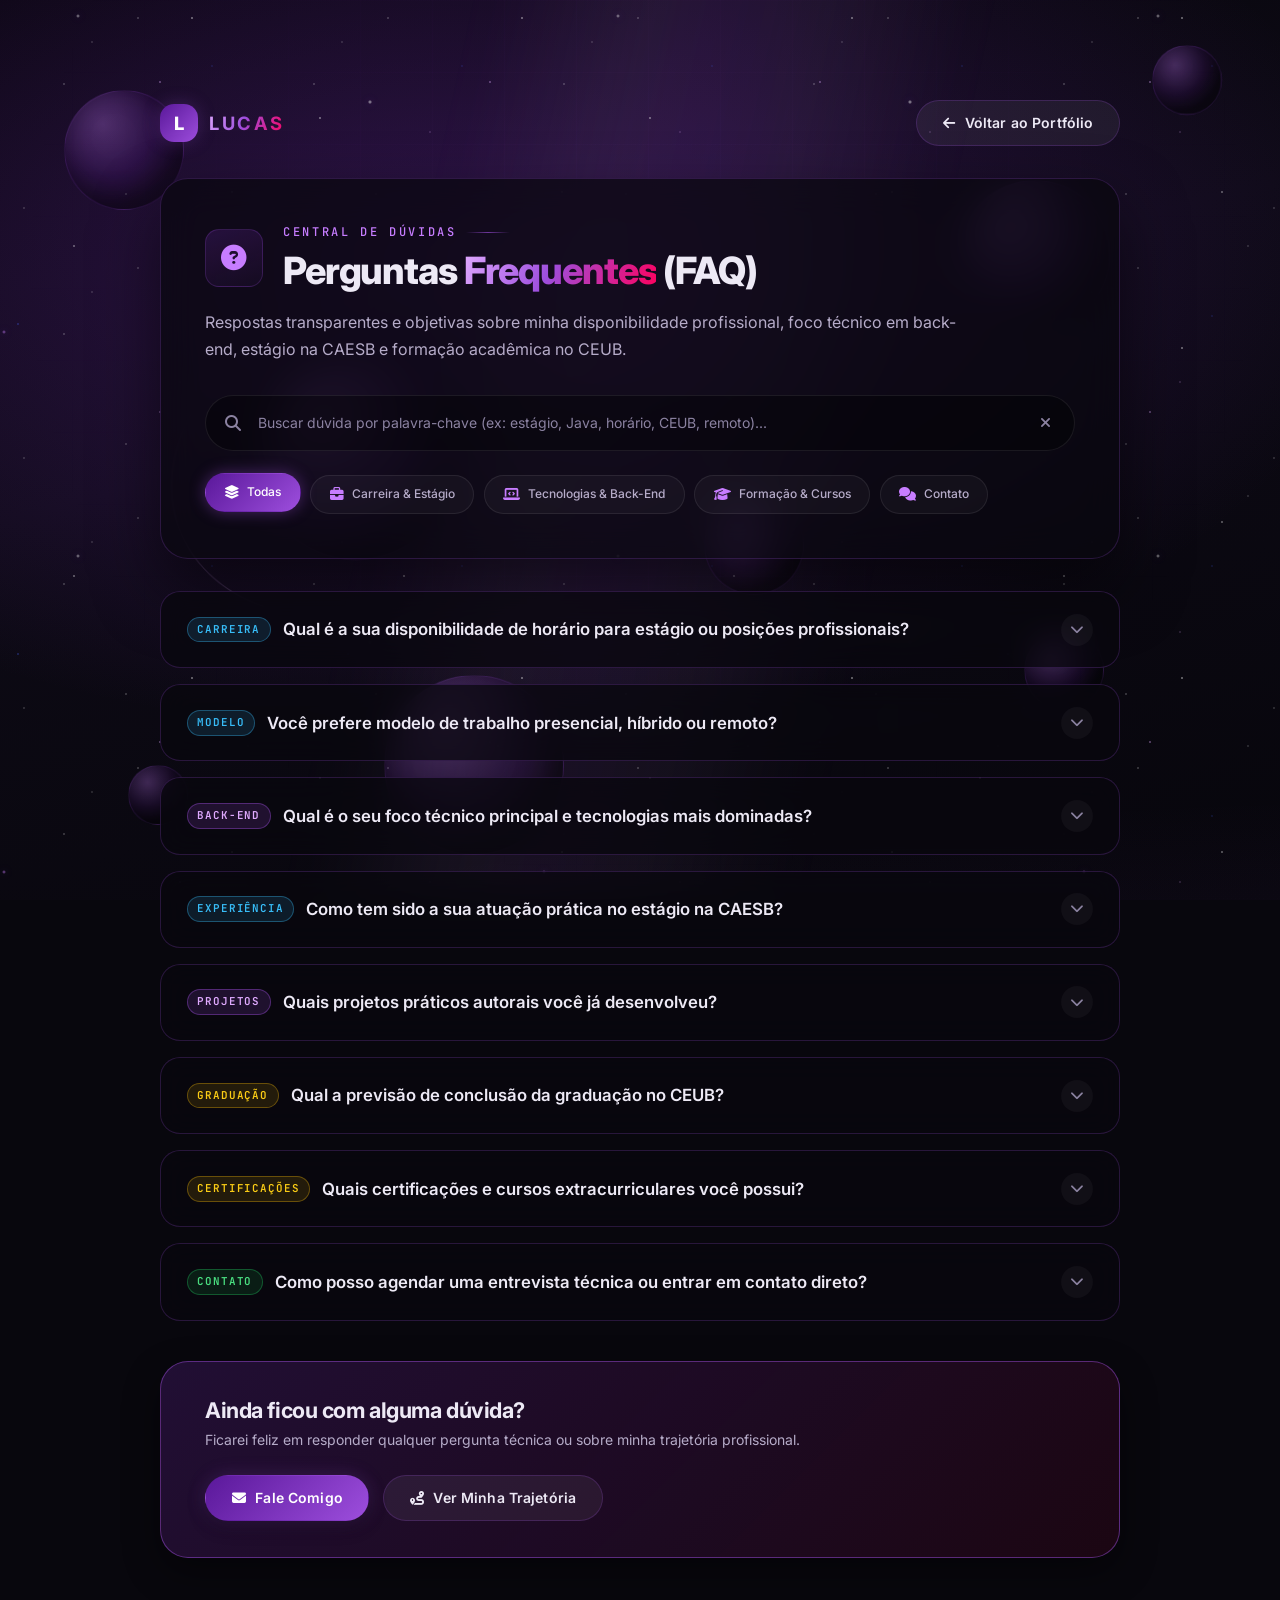
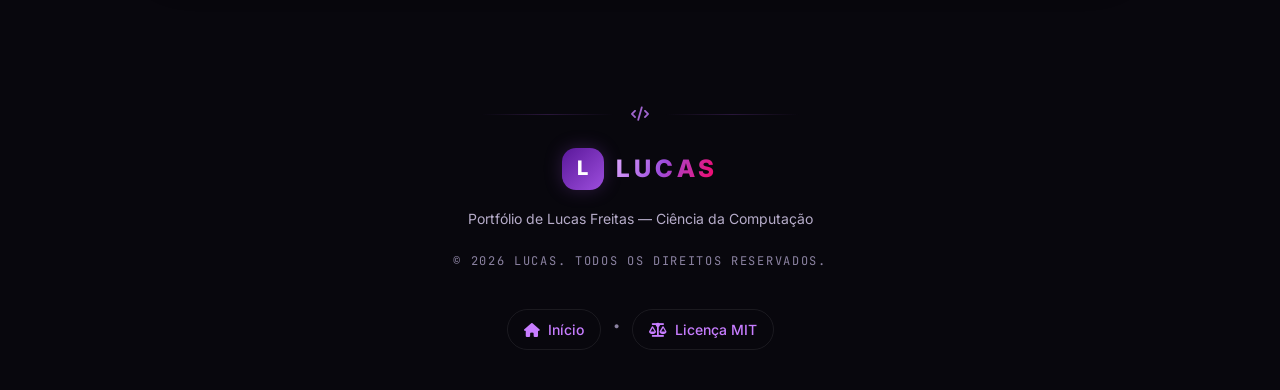
<file: pages/faq.html>
<!DOCTYPE html>
<html lang="pt-BR">
    <head>
        <meta charset="UTF-8" />
        <meta name="viewport" content="width=device-width, initial-scale=1.0" />
        <meta name="color-scheme" content="dark light" />
        <meta name="theme-color" content="#08070D" />
        <meta name="description" content="Perguntas Frequentes (FAQ) sobre Lucas Freitas — Desenvolvedor Back-End, estágio na CAESB e graduação no CEUB." />
        <meta name="author" content="Lucas Freitas" />
        <title>Perguntas Frequentes (FAQ) - Lucas</title>

        <link rel="preconnect" href="https://fonts.googleapis.com" />
        <link rel="preconnect" href="https://fonts.gstatic.com" crossorigin />
        <link href="https://fonts.googleapis.com/css2?family=Inter:wght@300;400;500;600;700;800&family=JetBrains+Mono:wght@400;500&display=swap" rel="stylesheet" />

        <link rel="stylesheet" href="../css/global.css" />
        <link rel="stylesheet" href="../css/layout.css" />
        <link rel="stylesheet" href="../css/components.css" />
        <link rel="stylesheet" href="../css/responsive.css" />
        <link rel="stylesheet" href="https://cdnjs.cloudflare.com/ajax/libs/font-awesome/6.4.2/css/all.min.css" />
    </head>

    <body>
        <div class="background-animated" aria-hidden="true">
            <div class="bg-layer bg-gradient"></div>
            <div class="bg-layer bg-stars"></div>
            <div class="bg-layer bg-particles">
                <div class="particle" data-speed="0.2"></div>
                <div class="particle" data-speed="0.5"></div>
                <div class="particle" data-speed="0.8"></div>
                <div class="particle" data-speed="0.3"></div>
                <div class="particle" data-speed="0.6"></div>
                <div class="particle" data-speed="0.9"></div>
                <div class="particle" data-speed="0.4"></div>
                <div class="particle" data-speed="0.7"></div>
            </div>
            <div class="bg-layer bg-shooting">
                <span class="shooting-star"></span>
                <span class="shooting-star"></span>
                <span class="shooting-star"></span>
            </div>
        </div>

        <main class="faq-page">
            <div class="container faq-container">
                <!-- Top Navigation Bar -->
                <header class="faq-top-nav">
                    <a href="../index.html" class="nav-brand" aria-label="Lucas — início">
                        <span class="logo" aria-hidden="true">L</span>
                        <span class="logo-text">Lucas</span>
                    </a>

                    <a href="../index.html" class="btn btn-secondary faq-back-btn">
                        <i class="fas fa-arrow-left" aria-hidden="true"></i>
                        <span>Voltar ao Portfólio</span>
                    </a>
                </header>

                <!-- Hero Section Card -->
                <div class="faq-hero-card">
                    <div class="faq-hero-header">
                        <span class="faq-hero-icon" aria-hidden="true">
                            <i class="fas fa-circle-question"></i>
                        </span>
                        <div>
                            <p class="section-eyebrow">Central de Dúvidas</p>
                            <h1 class="section-title faq-title">
                                Perguntas <span class="highlight">Frequentes</span> (FAQ)
                            </h1>
                        </div>
                    </div>
                    <p class="faq-hero-subtitle">
                        Respostas transparentes e objetivas sobre minha disponibilidade profissional, foco técnico em back-end, estágio na CAESB e formação acadêmica no CEUB.
                    </p>

                    <!-- Interactive Search Bar -->
                    <div class="faq-search-wrapper">
                        <i class="fas fa-search faq-search-icon" aria-hidden="true"></i>
                        <input 
                            type="text" 
                            id="faq-search-input" 
                            class="faq-search-input" 
                            placeholder="Buscar dúvida por palavra-chave (ex: estágio, Java, horário, CEUB, remoto)..." 
                            aria-label="Buscar perguntas frequentes"
                        />
                        <button type="button" id="faq-search-clear" class="faq-search-clear" aria-label="Limpar busca" hidden>
                            <i class="fas fa-times" aria-hidden="true"></i>
                        </button>
                    </div>

                    <!-- Category Filter Buttons -->
                    <div class="faq-categories" role="tablist" aria-label="Filtrar perguntas por categoria">
                        <button type="button" class="faq-category-btn active" data-category="all" role="tab" aria-selected="true">
                            <i class="fas fa-layer-group" aria-hidden="true"></i> Todas
                        </button>
                        <button type="button" class="faq-category-btn" data-category="carreira" role="tab" aria-selected="false">
                            <i class="fas fa-briefcase" aria-hidden="true"></i> Carreira & Estágio
                        </button>
                        <button type="button" class="faq-category-btn" data-category="tecnologia" role="tab" aria-selected="false">
                            <i class="fas fa-laptop-code" aria-hidden="true"></i> Tecnologias & Back-End
                        </button>
                        <button type="button" class="faq-category-btn" data-category="formacao" role="tab" aria-selected="false">
                            <i class="fas fa-graduation-cap" aria-hidden="true"></i> Formação & Cursos
                        </button>
                        <button type="button" class="faq-category-btn" data-category="contato" role="tab" aria-selected="false">
                            <i class="fas fa-comments" aria-hidden="true"></i> Contato
                        </button>
                    </div>
                </div>

                <!-- Accordion List -->
                <div class="faq-accordion" id="faq-accordion">
                    <!-- Pergunta 1 -->
                    <div class="faq-item" data-category="carreira">
                        <button type="button" class="faq-question" aria-expanded="false" id="faq-q1" aria-controls="faq-a1">
                            <span class="faq-q-left">
                                <span class="faq-badge badge-carreira">Carreira</span>
                                <span class="faq-q-text">Qual é a sua disponibilidade de horário para estágio ou posições profissionais?</span>
                            </span>
                            <span class="faq-toggle-icon" aria-hidden="true">
                                <i class="fas fa-chevron-down"></i>
                            </span>
                        </button>
                        <div class="faq-answer" id="faq-a1" role="region" aria-labelledby="faq-q1" hidden>
                            <div class="faq-answer-inner">
                                <p>
                                    Atualmente atuo como estagiário na <strong>CAESB</strong> (Companhia de Saneamento Ambiental do Distrito Federal) e curso Ciência da Computação no <strong>CEUB</strong> no período noturno.
                                </p>
                                <p>
                                    Tenho disponibilidade para cargas horárias compatíveis de estágio (4h a 6h diárias) ou novas propostas de evolução de carreira, sempre mantendo alto padrão de pontualidade, disciplina e dedicação constante.
                                </p>
                            </div>
                        </div>
                    </div>

                    <!-- Pergunta 2 -->
                    <div class="faq-item" data-category="carreira">
                        <button type="button" class="faq-question" aria-expanded="false" id="faq-q2" aria-controls="faq-a2">
                            <span class="faq-q-left">
                                <span class="faq-badge badge-carreira">Modelo</span>
                                <span class="faq-q-text">Você prefere modelo de trabalho presencial, híbrido ou remoto?</span>
                            </span>
                            <span class="faq-toggle-icon" aria-hidden="true">
                                <i class="fas fa-chevron-down"></i>
                            </span>
                        </button>
                        <div class="faq-answer" id="faq-a2" role="region" aria-labelledby="faq-q2" hidden>
                            <div class="faq-answer-inner">
                                <p>
                                    Resido em <strong>Brasília — DF</strong>. Tenho total facilidade de deslocamento e disponibilidade para atuar nos formatos <strong>presencial ou híbrido</strong> em Brasília e regiões administrativas.
                                </p>
                                <p>
                                    Além disso, possuo ambiente próprio e excelente infraestrutura técnica para atuar no modelo <strong>100% remoto</strong> com times de qualquer estado do Brasil ou do exterior, com comunicação ágil via Slack, Teams, Discord e GitHub.
                                </p>
                            </div>
                        </div>
                    </div>

                    <!-- Pergunta 3 -->
                    <div class="faq-item" data-category="tecnologia">
                        <button type="button" class="faq-question" aria-expanded="false" id="faq-q3" aria-controls="faq-a3">
                            <span class="faq-q-left">
                                <span class="faq-badge badge-tecnologia">Back-End</span>
                                <span class="faq-q-text">Qual é o seu foco técnico principal e tecnologias mais dominadas?</span>
                            </span>
                            <span class="faq-toggle-icon" aria-hidden="true">
                                <i class="fas fa-chevron-down"></i>
                            </span>
                        </button>
                        <div class="faq-answer" id="faq-a3" role="region" aria-labelledby="faq-q3" hidden>
                            <div class="faq-answer-inner">
                                <p>
                                    Meu foco central é a <strong>engenharia de software Back-End</strong>, especialmente com os ecossistemas:
                                </p>
                                <ul class="faq-points">
                                    <li><strong>Java & Spring Boot:</strong> criação de APIs RESTful, POO avançada, injeção de dependências e regras de negócio robustas.</li>
                                    <li><strong>C# & .NET:</strong> desenvolvimento estruturado em ambientes corporativos.</li>
                                    <li><strong>Bancos de Dados Relacionais:</strong> modelagem e consultas em SQL Server, MySQL Workbench e PostgreSQL (normalização, queries e integridade).</li>
                                    <li><strong>Linguagens de apoio:</strong> Python, JavaScript, HTML5/CSS3 e controle de versão rigoroso com Git e GitHub.</li>
                                </ul>
                            </div>
                        </div>
                    </div>

                    <!-- Pergunta 4 -->
                    <div class="faq-item" data-category="carreira">
                        <button type="button" class="faq-question" aria-expanded="false" id="faq-q4" aria-controls="faq-a4">
                            <span class="faq-q-left">
                                <span class="faq-badge badge-carreira">Experiência</span>
                                <span class="faq-q-text">Como tem sido a sua atuação prática no estágio na CAESB?</span>
                            </span>
                            <span class="faq-toggle-icon" aria-hidden="true">
                                <i class="fas fa-chevron-down"></i>
                            </span>
                        </button>
                        <div class="faq-answer" id="faq-a4" role="region" aria-labelledby="faq-q4" hidden>
                            <div class="faq-answer-inner">
                                <p>
                                    Iniciei meu estágio na <strong>CAESB</strong> em setembro de 2025. Na empresa, vivencio a rotina do time de Tecnologia da Informação / Desenvolvimento de Software.
                                </p>
                                <p>
                                    Essa experiência tem sido essencial para compreender fluxos de trabalho corporativos de grande escala, resolução de problemas reais de negócios, manutenção de sistemas internos, contato com bases de dados corporativas e aprendizado colaborativo com desenvolvedores sêniores.
                                </p>
                            </div>
                        </div>
                    </div>

                    <!-- Pergunta 5 -->
                    <div class="faq-item" data-category="tecnologia">
                        <button type="button" class="faq-question" aria-expanded="false" id="faq-q5" aria-controls="faq-a5">
                            <span class="faq-q-left">
                                <span class="faq-badge badge-tecnologia">Projetos</span>
                                <span class="faq-q-text">Quais projetos práticos autorais você já desenvolveu?</span>
                            </span>
                            <span class="faq-toggle-icon" aria-hidden="true">
                                <i class="fas fa-chevron-down"></i>
                            </span>
                        </button>
                        <div class="faq-answer" id="faq-a5" role="region" aria-labelledby="faq-q5" hidden>
                            <div class="faq-answer-inner">
                                <p>
                                    Desenvolvi projetos práticos completos, acessíveis no meu portfólio e no GitHub:
                                </p>
                                <ul class="faq-points">
                                    <li><strong>SGC (Sistema de Gestão Condominial):</strong> Software em Java para gestão de condomínios, dados de moradores, controle de unidades e finanças.</li>
                                    <li><strong>UniAura:</strong> ERP acadêmico para gestão de estudantes, matrículas e notas.</li>
                                    <li><strong>Money Tracker Control:</strong> Aplicação para controle e inteligência de finanças pessoais.</li>
                                    <li><strong>Football Games 11 & Naka Tattos:</strong> Projetos web modernos interativos com JavaScript e CSS avançado.</li>
                                </ul>
                            </div>
                        </div>
                    </div>

                    <!-- Pergunta 6 -->
                    <div class="faq-item" data-category="formacao">
                        <button type="button" class="faq-question" aria-expanded="false" id="faq-q6" aria-controls="faq-a6">
                            <span class="faq-q-left">
                                <span class="faq-badge badge-formacao">Graduação</span>
                                <span class="faq-q-text">Qual a previsão de conclusão da graduação no CEUB?</span>
                            </span>
                            <span class="faq-toggle-icon" aria-hidden="true">
                                <i class="fas fa-chevron-down"></i>
                            </span>
                        </button>
                        <div class="faq-answer" id="faq-a6" role="region" aria-labelledby="faq-q6" hidden>
                            <div class="faq-answer-inner">
                                <p>
                                    Ingressei no bacharelado em <strong>Ciência da Computação</strong> no <strong>CEUB</strong> (Centro Universitário de Brasília) em <strong>fevereiro de 2024</strong>.
                                </p>
                                <p>
                                    A previsão de formatura é para o final de <strong>2027</strong>. A formação abrange estruturas de dados, análise de algoritmos, redes de computadores, arquitetura de sistemas operacionais e engenharia de software.
                                </p>
                            </div>
                        </div>
                    </div>

                    <!-- Pergunta 7 -->
                    <div class="faq-item" data-category="formacao">
                        <button type="button" class="faq-question" aria-expanded="false" id="faq-q7" aria-controls="faq-a7">
                            <span class="faq-q-left">
                                <span class="faq-badge badge-formacao">Certificações</span>
                                <span class="faq-q-text">Quais certificações e cursos extracurriculares você possui?</span>
                            </span>
                            <span class="faq-toggle-icon" aria-hidden="true">
                                <i class="fas fa-chevron-down"></i>
                            </span>
                        </button>
                        <div class="faq-answer" id="faq-a7" role="region" aria-labelledby="faq-q7" hidden>
                            <div class="faq-answer-inner">
                                <p>
                                    Possuo certificações formais que atestam competências técnicas:
                                </p>
                                <ul class="faq-points">
                                    <li><strong>Curso de Informática & Pacote Office (2024):</strong> Escola BestMinds — Excel avançado, Word, PowerPoint, Windows e Power BI.</li>
                                    <li><strong>Programação Python (2024):</strong> Escola BestMinds — lógica estruturada, manipulação de dados e automação.</li>
                                    <li><strong>Programação Java (2025):</strong> Escola BestMinds — POO, coleções e arquitetura orientada a objetos.</li>
                                    <li><strong>Modelagem de Dados em Banco de Dados (2025):</strong> Udemy — MySQL Workbench, diagramação ER e normalização relacional.</li>
                                </ul>
                            </div>
                        </div>
                    </div>

                    <!-- Pergunta 8 -->
                    <div class="faq-item" data-category="contato">
                        <button type="button" class="faq-question" aria-expanded="false" id="faq-q8" aria-controls="faq-a8">
                            <span class="faq-q-left">
                                <span class="faq-badge badge-contato">Contato</span>
                                <span class="faq-q-text">Como posso agendar uma entrevista técnica ou entrar em contato direto?</span>
                            </span>
                            <span class="faq-toggle-icon" aria-hidden="true">
                                <i class="fas fa-chevron-down"></i>
                            </span>
                        </button>
                        <div class="faq-answer" id="faq-a8" role="region" aria-labelledby="faq-q8" hidden>
                            <div class="faq-answer-inner">
                                <p>
                                    Estou sempre aberto a bater um papo sobre projetos, vagas de estágio e desenvolvimento de software. Você pode falar comigo através de:
                                </p>
                                <ul class="faq-points">
                                    <li><strong>Formulário Web:</strong> Na seção de contatos da página inicial do portfólio.</li>
                                    <li><strong>E-mail Direto:</strong> <a href="mailto:lucasfreitas.contatopro@gmail.com" class="faq-link">lucasfreitas.contatopro@gmail.com</a></li>
                                    <li><strong>GitHub:</strong> <a href="https://github.com/devlucasaf" target="_blank" rel="noopener noreferrer" class="faq-link">github.com/devlucasaf</a></li>
                                    <li><strong>Localização:</strong> Brasília, DF — Brasil.</li>
                                </ul>
                            </div>
                        </div>
                    </div>

                    <!-- Mensagem quando não houver resultado na busca -->
                    <div id="faq-empty-state" class="faq-empty-state" hidden>
                        <i class="fas fa-search-minus" aria-hidden="true"></i>
                        <h3>Nenhuma pergunta encontrada</h3>
                        <p>Tente buscar por termos mais genéricos como "estágio", "Java", "CAESB" ou "CEUB".</p>
                    </div>
                </div>

                <!-- Call To Action Card -->
                <div class="faq-cta-card">
                    <div class="faq-cta-content">
                        <h3>Ainda ficou com alguma dúvida?</h3>
                        <p>Ficarei feliz em responder qualquer pergunta técnica ou sobre minha trajetória profissional.</p>
                    </div>
                    <div class="faq-cta-actions">
                        <a href="../index.html#contact-section" class="btn btn-primary">
                            <i class="fas fa-envelope" aria-hidden="true"></i> Fale Comigo
                        </a>
                        <a href="../index.html#trajectory-section" class="btn btn-secondary">
                            <i class="fas fa-route" aria-hidden="true"></i> Ver Minha Trajetória
                        </a>
                    </div>
                </div>
            </div>
        </main>

        <footer class="footer license-footer">
            <div class="container">
                <div class="footer-content">
                    <div class="footer-divider" aria-hidden="true">
                        <span class="divider-line"></span>
                        <span class="divider-icon">
                            <i class="fas fa-code"></i>
                        </span>
                        <span class="divider-line"></span>
                    </div>
                    <div class="footer-brand">
                        <span class="logo" aria-hidden="true">L</span>
                        <span class="logo-text">LUCAS</span>
                    </div>
                    <p class="footer-text">Portfólio de Lucas Freitas — Ciência da Computação</p>
                    <p class="copyright">&copy; 2026 LUCAS. TODOS OS DIREITOS RESERVADOS.</p>
                    <div class="footer-links">
                        <a href="../index.html" class="footer-link">
                            <i class="fas fa-home" aria-hidden="true"></i> Início
                        </a>
                        <span class="footer-link-divider">•</span>
                        <a href="licenca.html" class="footer-link">
                            <i class="fas fa-balance-scale" aria-hidden="true"></i> Licença MIT
                        </a>
                    </div>
                </div>
            </div>
        </footer>

        <!-- FAQ Interactive Script -->
        <script src="../js/faq.js"></script>
    </body>
</html>
</file>
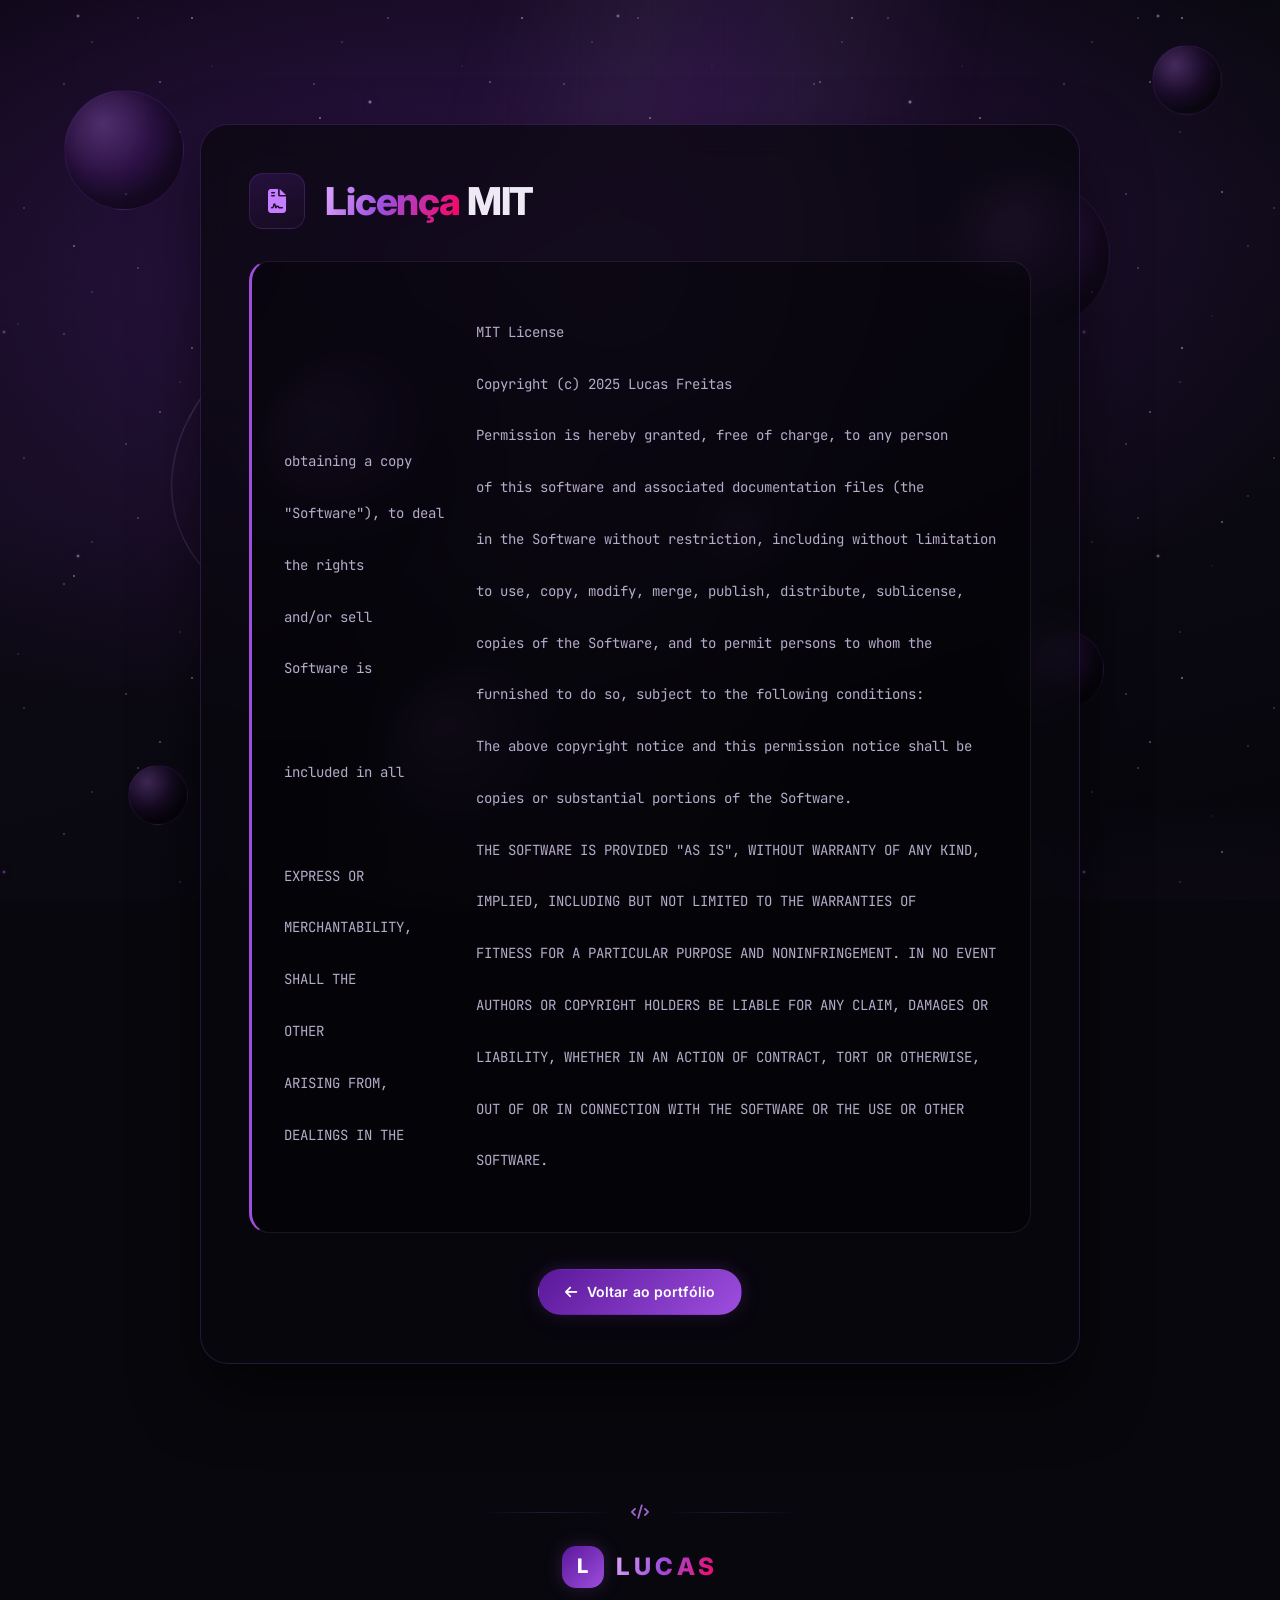
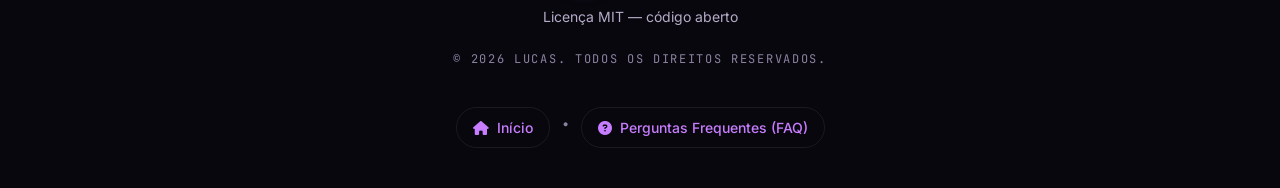
<file: pages/licenca.html>
<!DOCTYPE html>
<html lang="pt-BR">
    <head>
        <meta charset="UTF-8" />
        <meta name="viewport" content="width=device-width, initial-scale=1.0" />
        <meta name="color-scheme" content="dark light" />
        <meta name="theme-color" content="#08070D" />
        <meta name="description" content="Licença MIT do portfólio de Lucas Freitas." />
        <title>Licença - Lucas</title>

        <link rel="preconnect" href="https://fonts.googleapis.com" />
        <link rel="preconnect" href="https://fonts.gstatic.com" crossorigin />
        <link href="https://fonts.googleapis.com/css2?family=Inter:wght@300;400;500;600;700;800&family=JetBrains+Mono:wght@400;500&display=swap" rel="stylesheet" />

        <link rel="stylesheet" href="../css/global.css" />
        <link rel="stylesheet" href="../css/layout.css" />
        <link rel="stylesheet" href="../css/components.css" />
        <link rel="stylesheet" href="../css/responsive.css" />
        <link rel="stylesheet" href="https://cdnjs.cloudflare.com/ajax/libs/font-awesome/6.4.2/css/all.min.css" />
    </head>

    <body>
        <div class="background-animated" aria-hidden="true">
            <div class="bg-layer bg-gradient"></div>

            <div class="bg-layer bg-stars"></div>

            <div class="bg-layer bg-particles">
                <div class="particle"></div>
                <div class="particle"></div>
                <div class="particle"></div>
                <div class="particle"></div>
                <div class="particle"></div>
                <div class="particle"></div>
                <div class="particle"></div>
                <div class="particle"></div>
            </div>

            <div class="bg-layer bg-shooting">
                <span class="shooting-star"></span>
                <span class="shooting-star"></span>
                <span class="shooting-star"></span>
            </div>
        </div>

        <main>
            <section class="section license-page">
                <div class="container license-card">
                    <div class="license-header">
                        <span class="license-icon">
                            <i class="fas fa-file-contract" aria-hidden="true"></i>
                        </span>
                        <h1 class="section-title">
                            <span class="highlight">Licença</span> MIT
                        </h1>
                    </div>

                    <div class="license-body">
                        MIT License

                        Copyright (c) 2025 Lucas Freitas

                        Permission is hereby granted, free of charge, to any person obtaining a copy
                        of this software and associated documentation files (the "Software"), to deal
                        in the Software without restriction, including without limitation the rights
                        to use, copy, modify, merge, publish, distribute, sublicense, and/or sell
                        copies of the Software, and to permit persons to whom the Software is
                        furnished to do so, subject to the following conditions:

                        The above copyright notice and this permission notice shall be included in all
                        copies or substantial portions of the Software.

                        THE SOFTWARE IS PROVIDED "AS IS", WITHOUT WARRANTY OF ANY KIND, EXPRESS OR
                        IMPLIED, INCLUDING BUT NOT LIMITED TO THE WARRANTIES OF MERCHANTABILITY,
                        FITNESS FOR A PARTICULAR PURPOSE AND NONINFRINGEMENT. IN NO EVENT SHALL THE
                        AUTHORS OR COPYRIGHT HOLDERS BE LIABLE FOR ANY CLAIM, DAMAGES OR OTHER
                        LIABILITY, WHETHER IN AN ACTION OF CONTRACT, TORT OR OTHERWISE, ARISING FROM,
                        OUT OF OR IN CONNECTION WITH THE SOFTWARE OR THE USE OR OTHER DEALINGS IN THE
                        SOFTWARE.
                    </div>

                    <div class="license-footer-actions">
                        <a href="../index.html" class="btn btn-primary">
                            <i class="fas fa-arrow-left"></i> Voltar ao portfólio
                        </a>
                    </div>
                </div>
            </section>
        </main>

        <footer class="footer license-footer">
            <div class="container">
                <div class="footer-content">
                    <div class="footer-divider">
                        <span class="divider-line"></span>
                        <span class="divider-icon">
                            <i class="fas fa-code"></i>
                        </span>
                        <span class="divider-line"></span>
                    </div>
                    <div class="footer-brand">
                        <span class="logo">L</span>
                        <span class="logo-text">LUCAS</span>
                    </div>
                    <p class="footer-text">Licença MIT — código aberto</p>
                    <p class="copyright">&copy; 2026 LUCAS. TODOS OS DIREITOS RESERVADOS.</p>
                    <div class="footer-links">
                        <a href="../index.html" class="footer-link">
                            <i class="fas fa-home" aria-hidden="true"></i> Início
                        </a>
                        <span class="footer-link-divider">•</span>
                        <a href="faq.html" class="footer-link">
                            <i class="fas fa-circle-question" aria-hidden="true"></i> Perguntas Frequentes (FAQ)
                        </a>
                    </div>
                </div>
            </div>
        </footer>
    </body>
</html>
</file>
<file: css/global.css>
*,
*::before,
*::after {
    margin: 0;
    padding: 0;
    box-sizing: border-box;
}

/* --- TEMA ESCURO --- */
:root {
    color-scheme: dark;

    /* Paleta primária */
    --roxo-imperador: #7B2CBF;
    --roxo-profundo: #5A189A;
    --roxo-escuro: #3C096C;
    --roxo-neon: #9D4EDD;
    --roxo-claro: #C77DFF;
    --roxo-suave: #E0AAFF;

    /* Neutros com leve temperatura roxa */
    --preto-puro: #000000;
    --preto-carvão: #08070D;
    --preto-fumaca: #16121D;
    --branco-puro: #FFFFFF;
    --branco-fumaca: #F8F9FA;
    --cinza-metal: #241E2E;

    /* Acentos de apoio */
    --azul-elétrico: #4361EE;
    --azul-profundo: #3A0CA3;
    --vermelho-sangue: #FF005C;
    --vermelho-escuro: #D00000;

    /* Canais RGB — permitem transparências padronizadas */
    --rgb-roxo-imperador: 123, 44, 191;
    --rgb-roxo-neon: 157, 78, 221;
    --rgb-roxo-claro: 199, 125, 255;
    --rgb-roxo-suave: 224, 170, 255;
    --rgb-vermelho-sangue: 255, 0, 92;
    --rgb-azul-eletrico: 67, 97, 238;
    --rgb-superficie: 255, 255, 255;

    /* Gradientes padronizados */
    --gradiente-roxo: linear-gradient(135deg, var(--roxo-profundo), var(--roxo-neon));
    --gradiente-roxo-preto: linear-gradient(160deg, rgba(var(--rgb-roxo-imperador), 0.22), rgba(var(--rgb-roxo-neon), 0.04));
    --gradiente-neon: linear-gradient(135deg, var(--roxo-neon), var(--vermelho-sangue));
    --gradiente-azul-roxo: linear-gradient(135deg, var(--azul-profundo), var(--roxo-imperador));
    --gradiente-texto: linear-gradient(115deg, var(--roxo-suave) 0%, var(--roxo-neon) 45%, var(--vermelho-sangue) 100%);
    --gradiente-linha: linear-gradient(90deg, transparent, rgba(var(--rgb-roxo-neon), 0.65), transparent);
    --gradiente-superficie: linear-gradient(160deg, rgba(var(--rgb-superficie), 0.06), rgba(var(--rgb-superficie), 0.015));

    /* Superfícies */
    --bg-color: var(--preto-carvão);
    --bg-secondary: var(--preto-fumaca);
    --bg-tertiary: var(--cinza-metal);
    --surface-1: rgba(var(--rgb-superficie), 0.035);
    --surface-2: rgba(var(--rgb-superficie), 0.06);
    --surface-3: rgba(var(--rgb-superficie), 0.09);
    --surface-glass: rgba(9, 7, 14, 0.74);
    --surface-inset: rgba(0, 0, 0, 0.35);
    --card-bg: var(--gradiente-superficie);

    /* Texto */
    --text-color: #EDE9F5;
    --text-light: #B6ACC9;
    --text-muted: #8B82A1;
    --text-accent: var(--roxo-claro);

    /* Bordas e anéis de foco */
    --border-color: rgba(var(--rgb-roxo-neon), 0.22);
    --border-strong: rgba(var(--rgb-roxo-neon), 0.48);
    --border-subtle: rgba(var(--rgb-superficie), 0.08);
    --ring: 0 0 0 3px rgba(var(--rgb-roxo-neon), 0.35);

    /* Elevação padronizada */
    --shadow-xs: 0 1px 2px rgba(0, 0, 0, 0.35);
    --shadow-sm: 0 6px 18px rgba(0, 0, 0, 0.32);
    --shadow: 0 14px 36px rgba(0, 0, 0, 0.42);
    --shadow-lg: 0 30px 64px rgba(0, 0, 0, 0.55);
    --shadow-hover: 0 22px 48px rgba(0, 0, 0, 0.5);
    --glow-sm: 0 0 18px rgba(var(--rgb-roxo-neon), 0.25);
    --glow-md: 0 0 34px rgba(var(--rgb-roxo-neon), 0.38);
    --glow-lg: 0 0 60px rgba(var(--rgb-roxo-neon), 0.45);
    --shadow-neon: var(--glow-md);

    /* Raios */
    --border-radius-sm: 10px;
    --border-radius-md: 14px;
    --border-radius-lg: 20px;
    --border-radius-xl: 28px;
    --border-radius-pill: 999px;

    /* Espaçamento e layout */
    --space-3xs: 0.25rem;
    --space-2xs: 0.5rem;
    --space-xs: 0.75rem;
    --space-sm: 1rem;
    --space-md: 1.5rem;
    --space-lg: 2rem;
    --space-xl: 3rem;
    --space-2xl: 4rem;
    --space-3xl: 6rem;
    --container: 1240px;
    --gutter: clamp(1.25rem, 4vw, 3rem);
    --section-py: clamp(4.5rem, 9vw, 8rem);
    --nav-h: 76px;

    /* Tipografia */
    --font-sans: "Inter", "Segoe UI", system-ui, -apple-system, sans-serif;
    --font-mono: "JetBrains Mono", "SFMono-Regular", Consolas, monospace;
    --fs-xs: 0.75rem;
    --fs-sm: 0.875rem;
    --fs-base: 1rem;
    --fs-lg: clamp(1.02rem, 0.3vw + 0.95rem, 1.12rem);
    --fs-xl: clamp(1.15rem, 0.6vw + 1rem, 1.35rem);
    --fs-2xl: clamp(1.4rem, 1vw + 1.15rem, 1.85rem);
    --fs-3xl: clamp(1.7rem, 1.6vw + 1.25rem, 2.4rem);
    --fs-4xl: clamp(2rem, 2.4vw + 1.35rem, 3rem);
    --fs-5xl: clamp(2.5rem, 4vw + 1.3rem, 4.25rem);

    /* Movimento */
    --ease-out: cubic-bezier(0.16, 1, 0.3, 1);
    --ease-in-out: cubic-bezier(0.65, 0, 0.35, 1);
    --transition-fast: 0.18s var(--ease-out);
    --transition-normal: 0.32s var(--ease-out);
    --transition-slow: 0.6s var(--ease-out);
}

/* --- TEMA CLARO --- */
body.light-theme {
    color-scheme: light;

    --roxo-imperador: #7C3AED;
    --roxo-profundo: #6D28D9;
    --roxo-escuro: #A78BFA;
    --roxo-neon: #7C3AED;
    --roxo-claro: #8B5CF6;
    --roxo-suave: #6D28D9;

    --preto-puro: #FFFFFF;
    --preto-carvão: #F6F5FB;
    --preto-fumaca: #FFFFFF;
    --branco-puro: #14101C;
    --branco-fumaca: #1F2937;
    --cinza-metal: #E9E5F5;

    --azul-elétrico: #2563EB;
    --azul-profundo: #1D4ED8;
    --vermelho-sangue: #E11D62;
    --vermelho-escuro: #BE123C;

    --rgb-roxo-imperador: 124, 58, 237;
    --rgb-roxo-neon: 124, 58, 237;
    --rgb-roxo-claro: 139, 92, 246;
    --rgb-roxo-suave: 109, 40, 217;
    --rgb-vermelho-sangue: 225, 29, 98;
    --rgb-azul-eletrico: 37, 99, 235;
    --rgb-superficie: 20, 16, 28;

    --gradiente-roxo-preto: linear-gradient(160deg, rgba(var(--rgb-roxo-imperador), 0.12), rgba(var(--rgb-roxo-neon), 0.02));
    --gradiente-superficie: linear-gradient(160deg, #FFFFFF, #FBFAFE);

    --surface-1: rgba(var(--rgb-superficie), 0.03);
    --surface-2: rgba(var(--rgb-superficie), 0.05);
    --surface-3: rgba(var(--rgb-superficie), 0.08);
    --surface-glass: rgba(255, 255, 255, 0.78);
    --surface-inset: rgba(var(--rgb-roxo-imperador), 0.05);
    --card-bg: var(--gradiente-superficie);

    --text-color: #1B1626;
    --text-light: #4A4359;
    --text-muted: #6B6480;
    --text-accent: var(--roxo-profundo);

    --border-color: rgba(var(--rgb-roxo-imperador), 0.2);
    --border-strong: rgba(var(--rgb-roxo-imperador), 0.4);
    --border-subtle: rgba(var(--rgb-superficie), 0.1);

    --shadow-xs: 0 1px 2px rgba(31, 23, 56, 0.06);
    --shadow-sm: 0 6px 18px rgba(31, 23, 56, 0.08);
    --shadow: 0 14px 36px rgba(31, 23, 56, 0.1);
    --shadow-lg: 0 30px 64px rgba(31, 23, 56, 0.14);
    --shadow-hover: 0 22px 48px rgba(31, 23, 56, 0.16);
    --glow-sm: 0 0 18px rgba(var(--rgb-roxo-imperador), 0.18);
    --glow-md: 0 0 32px rgba(var(--rgb-roxo-imperador), 0.24);
    --glow-lg: 0 0 54px rgba(var(--rgb-roxo-imperador), 0.3);
    --shadow-neon: var(--glow-md);
}

/* --- ESTILOS BASE --- */
html {
    scroll-behavior: smooth;
    scroll-padding-top: calc(var(--nav-h) + 1.5rem);
    -webkit-text-size-adjust: 100%;
    text-size-adjust: 100%;
}

body {
    font-family: var(--font-sans);
    font-size: var(--fs-base);
    background-color: var(--bg-color);
    color: var(--text-color);
    line-height: 1.65;
    overflow-x: hidden;
    -webkit-font-smoothing: antialiased;
    -moz-osx-font-smoothing: grayscale;
    transition: background-color var(--transition-normal), color var(--transition-normal);
}

main {
    position: relative;
    z-index: 1;
}

h1,
h2,
h3,
h4,
h5,
h6 {
    line-height: 1.16;
    letter-spacing: -0.02em;
    font-weight: 700;
    text-wrap: balance;
}

p {
    text-wrap: pretty;
}

img,
svg {
    max-width: 100%;
}

button,
input,
textarea,
select {
    font: inherit;
    color: inherit;
}

/* --- FOCO VISÍVEL --- */
:focus-visible {
    outline: 2px solid var(--roxo-claro);
    outline-offset: 3px;
    border-radius: var(--border-radius-sm);
}

/* --- SELEÇÃO DE TEXTO --- */
::selection {
    background: rgba(var(--rgb-roxo-neon), 0.35);
    color: var(--branco-puro);
}

body.light-theme ::selection {
    background: rgba(var(--rgb-roxo-imperador), 0.22);
    color: var(--text-color);
}

/* --- BARRA DE ROLAGEM ALINHADA À IDENTIDADE --- */
* {
    scrollbar-width: thin;
    scrollbar-color: rgba(var(--rgb-roxo-neon), 0.45) transparent;
}

::-webkit-scrollbar {
    width: 10px;
    height: 10px;
}

::-webkit-scrollbar-track {
    background: transparent;
}

::-webkit-scrollbar-thumb {
    background: rgba(var(--rgb-roxo-neon), 0.35);
    border-radius: var(--border-radius-pill);
    border: 3px solid transparent;
    background-clip: content-box;
}

::-webkit-scrollbar-thumb:hover {
    background: rgba(var(--rgb-roxo-neon), 0.6);
    background-clip: content-box;
}

/* --- ACESSIBILIDADE --- */
.sr-only {
    position: absolute;
    width: 1px;
    height: 1px;
    padding: 0;
    margin: -1px;
    overflow: hidden;
    clip: rect(0, 0, 0, 0);
    white-space: nowrap;
    border: 0;
}

.skip-link {
    position: fixed;
    top: 0.75rem;
    left: 50%;
    translate: -50% -200%;
    z-index: 10010;
    padding: 0.75rem 1.5rem;
    border-radius: var(--border-radius-pill);
    background: var(--gradiente-roxo);
    color: #fff;
    font-size: var(--fs-sm);
    font-weight: 600;
    text-decoration: none;
    box-shadow: var(--shadow), var(--glow-sm);
    transition: translate var(--transition-normal);
}

.skip-link:focus-visible {
    translate: -50% 0;
}

/* --- CURSOR CUSTOMIZADO --- */
.cursor-dot,
.cursor-outline {
    position: fixed;
    top: 0;
    left: 0;
    pointer-events: none;
    border-radius: 50%;
    opacity: 0;
    will-change: transform;
}

.cursor-dot {
    width: 7px;
    height: 7px;
    background-color: var(--roxo-neon);
    z-index: 10006;
    transition: opacity var(--transition-fast), scale var(--transition-fast);
}

.cursor-outline {
    width: 38px;
    height: 38px;
    border: 1.5px solid rgba(var(--rgb-roxo-neon), 0.7);
    z-index: 10005;
    transition: opacity var(--transition-fast), scale 0.25s var(--ease-out), border-color var(--transition-fast);
}

body.cursor-active .cursor-dot,
body.cursor-active .cursor-outline {
    opacity: 1;
}

body.cursor-hover .cursor-outline {
    scale: 1.7;
    border-color: rgba(var(--rgb-vermelho-sangue), 0.8);
}

body.cursor-hover .cursor-dot {
    scale: 0.4;
}

@media (hover: none), (pointer: coarse) {

    .cursor-dot,
    .cursor-outline {
        display: none;
    }
}

/* --- UTILITÁRIOS GLOBAIS --- */
.reveal {
    opacity: 0;
    translate: 0 32px;
    transition: opacity 0.75s var(--ease-out), translate 0.75s var(--ease-out);
    will-change: opacity, translate;
}

.reveal.visible {
    opacity: 1;
    translate: 0 0;
}

/* --- ENTRADA ESCALONADA DOS FILHOS DIRETOS --- */
.stagger > * {
    opacity: 0;
    translate: 0 20px;
    transition: opacity 0.6s var(--ease-out), translate 0.6s var(--ease-out);
}

.visible .stagger > *,
.stagger.visible > * {
    opacity: 1;
    translate: 0 0;
}

.stagger > *:nth-child(1) { 
    transition-delay: 0.05s; 
}

.stagger > *:nth-child(2) { 
    transition-delay: 0.1s; 
}

.stagger > *:nth-child(3) { 
    transition-delay: 0.15s; 
}

.stagger > *:nth-child(4) { 
    transition-delay: 0.2s; 
}

.stagger > *:nth-child(5) { 
    transition-delay: 0.25s; 
}

.stagger > *:nth-child(6) { 
    transition-delay: 0.3s; 
}

.stagger > *:nth-child(7) { 
    transition-delay: 0.35s; 
}

.stagger > *:nth-child(8) { 
    transition-delay: 0.4s; 
}

.stagger > *:nth-child(n + 9) { 
    transition-delay: 0.45s; 
}

/* --- INDICADOR DE PROGRESSO DE LEITURA --- */
.scroll-progress {
    position: fixed;
    top: 0;
    left: 0;
    height: 3px;
    width: 100%;
    transform: scaleX(0);
    transform-origin: 0 50%;
    background: var(--gradiente-texto);
    z-index: 10001;
    pointer-events: none;
}

.back-to-top {
    position: fixed;
    bottom: clamp(1.25rem, 3vw, 2.5rem);
    right: clamp(1.25rem, 3vw, 2.5rem);
    width: 50px;
    height: 50px;
    border: 1px solid var(--border-strong);
    border-radius: 50%;
    background: var(--surface-glass);
    -webkit-backdrop-filter: blur(14px);
    backdrop-filter: blur(14px);
    color: var(--text-accent);
    font-size: 1rem;
    cursor: pointer;
    display: flex;
    align-items: center;
    justify-content: center;
    opacity: 0;
    visibility: hidden;
    transform: translateY(16px) scale(0.9);
    transition: opacity var(--transition-normal), visibility var(--transition-normal),
                transform var(--transition-normal), background var(--transition-normal),
                color var(--transition-normal), box-shadow var(--transition-normal);
    box-shadow: var(--shadow-sm);
    z-index: 900;
}

.back-to-top.visible {
    opacity: 1;
    visibility: visible;
    transform: translateY(0) scale(1);
}

.back-to-top:hover {
    transform: translateY(-4px) scale(1.04);
    background: var(--gradiente-roxo);
    color: #fff;
    border-color: transparent;
    box-shadow: var(--shadow), var(--glow-sm);
}

.back-to-top:focus-visible {
    outline: 2px solid var(--roxo-claro);
    outline-offset: 3px;
}

/* --- FUNDO ESPACIAL --- */
.background-animated {
    position: fixed;
    inset: 0;
    z-index: 0;
    pointer-events: none;
    overflow: hidden;
}

.bg-layer {
    position: absolute;
    inset: 0;
}

/* --- 1. NEBULOSA / ESPAÇO PROFUNDO --- */
.bg-gradient {
    z-index: 0;
    background:
        radial-gradient(ellipse 60% 45% at 18% 14%, rgba(var(--rgb-roxo-imperador), 0.32) 0%, transparent 60%),
        radial-gradient(ellipse 50% 40% at 84% 10%, rgba(var(--rgb-vermelho-sangue), 0.14) 0%, transparent 58%),
        radial-gradient(ellipse 70% 50% at 50% 104%, rgba(var(--rgb-azul-eletrico), 0.18) 0%, transparent 62%),
        radial-gradient(ellipse 120% 26% at 70% 62%, rgba(var(--rgb-roxo-neon), 0.1) 0%, transparent 70%),
        linear-gradient(165deg, #06050A, #0D0A15 42%, #07060C);
    background-size: 200% 200%, 200% 200%, 200% 200%, 200% 200%, 100% 100%;
    animation: gradientShift 34s ease-in-out infinite;
    transition: background var(--transition-normal);
}

/* --- FAIXA TIPO "VIA LÁCTEA" ATRAVESSANDO A CENA --- */
.bg-gradient::after {
    content: "";
    position: absolute;
    inset: -20%;
    background: linear-gradient(102deg,
            transparent 38%,
            rgba(var(--rgb-roxo-suave), 0.07) 46%,
            rgba(var(--rgb-roxo-neon), 0.1) 50%,
            rgba(var(--rgb-roxo-suave), 0.06) 54%,
            transparent 62%);
    filter: blur(28px);
}

/* --- 2. CAMPO DE ESTRELAS EM 3 PROFUNDIDADES --- */
.bg-stars {
    inset: -30%;
    z-index: 1;
    will-change: transform;
    background-image:
        radial-gradient(1px 1px at 22px 38px, #FFFFFF, transparent),
        radial-gradient(1px 1px at 132px 16px, rgba(255, 255, 255, 0.75), transparent),
        radial-gradient(1px 1px at 198px 104px, #FFFFFF, transparent),
        radial-gradient(1px 1px at 64px 152px, rgba(var(--rgb-roxo-suave), 0.85), transparent),
        radial-gradient(1px 1px at 226px 62px, rgba(255, 255, 255, 0.7), transparent),
        radial-gradient(1px 1px at 10px 214px, #FFFFFF, transparent),
        radial-gradient(1px 1px at 158px 228px, rgba(255, 255, 255, 0.8), transparent),
        radial-gradient(1px 1px at 96px 86px, rgba(var(--rgb-azul-eletrico), 0.8), transparent);
    background-size: 250px 250px;
    background-repeat: repeat;
    opacity: 0.6;
    animation: driftFar 280s linear infinite, twinkle 7s ease-in-out infinite;
}

/* --- ESTRELAS MÉDIAS --- */
.bg-stars::before {
    content: "";
    position: absolute;
    inset: 0;
    background-image:
        radial-gradient(1.6px 1.6px at 44px 58px, #FFFFFF, transparent),
        radial-gradient(1.6px 1.6px at 214px 22px, rgba(var(--rgb-roxo-suave), 0.95), transparent),
        radial-gradient(1.4px 1.4px at 128px 186px, #FFFFFF, transparent),
        radial-gradient(1.6px 1.6px at 286px 132px, rgba(255, 255, 255, 0.85), transparent),
        radial-gradient(1.4px 1.4px at 72px 264px, rgba(var(--rgb-azul-eletrico), 0.9), transparent),
        radial-gradient(1.6px 1.6px at 246px 288px, #FFFFFF, transparent);
    background-size: 330px 330px;
    background-repeat: repeat;
    animation: driftMid 180s linear infinite, twinkle 5s ease-in-out infinite 1.5s;
}

/* --- ESTRELAS PRÓXIMAS --- */
.bg-stars::after {
    content: "";
    position: absolute;
    inset: 0;
    background-image:
        radial-gradient(2.2px 2.2px at 96px 104px, #FFFFFF, transparent),
        radial-gradient(2px 2px at 388px 62px, rgba(var(--rgb-roxo-claro), 1), transparent),
        radial-gradient(2.2px 2.2px at 214px 372px, #FFFFFF, transparent),
        radial-gradient(2px 2px at 462px 286px, rgba(255, 255, 255, 0.9), transparent);
    background-size: 540px 540px;
    background-repeat: repeat;
    filter: drop-shadow(0 0 4px rgba(var(--rgb-roxo-neon), 0.9));
    animation: driftNear 115s linear infinite, twinkle 9s ease-in-out infinite 3s;
}

/* --- 3. ORBES PLANETÁRIOS --- */
.bg-particles {
    z-index: 2;
}

.particle {
    position: absolute;
    border-radius: 50%;
    background:
        radial-gradient(circle at 32% 28%, rgba(var(--rgb-roxo-claro), 0.3) 0%, rgba(var(--rgb-roxo-imperador), 0.16) 45%, transparent 72%);
    border: 1px solid rgba(var(--rgb-roxo-neon), 0.1);
    box-shadow: inset -10px -14px 30px rgba(0, 0, 0, 0.45);
    filter: blur(0.4px);
    will-change: transform;
    animation: orbit 26s ease-in-out infinite alternate;
}

/* --- UM DOS ORBES GANHA ANEL PLANETÁRIO --- */
.particle:nth-child(3)::after {
    content: "";
    position: absolute;
    inset: -26% -46%;
    border-radius: 50%;
    border: 1px solid rgba(var(--rgb-roxo-suave), 0.22);
    border-bottom-color: transparent;
    border-top-color: rgba(var(--rgb-roxo-suave), 0.32);
    transform: rotate(-22deg);
}

/* --- 4. ESTRELAS CADENTES --- */
.bg-shooting {
    z-index: 3;
}

.shooting-star {
    position: absolute;
    width: 140px;
    height: 1px;
    border-radius: var(--border-radius-pill);
    background: linear-gradient(90deg, transparent, rgba(var(--rgb-roxo-suave), 0.85) 55%, #FFFFFF);
    filter: drop-shadow(0 0 6px rgba(var(--rgb-roxo-neon), 0.9));
    opacity: 0;
    transform: rotate(32deg);
    animation: shootingStar 11s ease-in infinite;
}

.shooting-star:nth-child(1) {
    top: 12%;
    left: -12%;
    animation-delay: 2s;
}

.shooting-star:nth-child(2) {
    top: 34%;
    left: -18%;
    animation-delay: 6.5s;
    scale: 0.8;
}

.shooting-star:nth-child(3) {
    top: 6%;
    left: 24%;
    animation-delay: 9s;
    scale: 1.15;
}

/* --- 5. GRADE HUD SUTIL --- */
.background-animated::after {
    content: "";
    position: absolute;
    inset: 0;
    background-image:
        linear-gradient(rgba(var(--rgb-roxo-neon), 0.04) 1px, transparent 1px),
        linear-gradient(90deg, rgba(var(--rgb-roxo-neon), 0.04) 1px, transparent 1px);
    background-size: 72px 72px;
    -webkit-mask-image: radial-gradient(circle at 50% 30%, rgba(0, 0, 0, 0.85), transparent 72%);
    mask-image: radial-gradient(circle at 50% 30%, rgba(0, 0, 0, 0.85), transparent 72%);
    z-index: 4;
}

/* --- TEMA CLARO - CÉU DIURNO --- */
body.light-theme .bg-gradient {
    background:
        radial-gradient(ellipse 60% 45% at 12% 10%, rgba(var(--rgb-roxo-imperador), 0.16) 0%, transparent 55%),
        radial-gradient(ellipse 50% 40% at 88% 6%, rgba(var(--rgb-azul-eletrico), 0.12) 0%, transparent 52%),
        linear-gradient(160deg, #F7F5FD, #FFFFFF 55%, #F3F0FB);
    animation: none;
}

body.light-theme .bg-gradient::after,
body.light-theme .bg-stars,
body.light-theme .bg-shooting {
    display: none;
}

body.light-theme .particle {
    background: radial-gradient(circle at 32% 28%, rgba(var(--rgb-roxo-imperador), 0.14), transparent 72%);
    border-color: rgba(var(--rgb-roxo-imperador), 0.1);
    box-shadow: none;
}

body.light-theme .background-animated::after {
    background-image:
        linear-gradient(rgba(var(--rgb-roxo-imperador), 0.05) 1px, transparent 1px),
        linear-gradient(90deg, rgba(var(--rgb-roxo-imperador), 0.05) 1px, transparent 1px);
}

/* --- ANIMAÇÕES DO FUNDO --- */
@keyframes gradientShift {
    0%,
    100% {
        background-position: 0% 0%, 100% 0%, 50% 100%, 20% 50%, 0 0;
    }

    50% {
        background-position: 100% 60%, 0% 40%, 30% 0%, 80% 50%, 0 0;
    }
}

@keyframes driftFar {
    from {
        transform: translate3d(0, 0, 0);
    }

    to {
        transform: translate3d(-250px, 250px, 0);
    }
}

@keyframes driftMid {
    from {
        transform: translate3d(0, 0, 0);
    }

    to {
        transform: translate3d(-330px, 330px, 0);
    }
}

@keyframes driftNear {
    from {
        transform: translate3d(0, 0, 0);
    }

    to {
        transform: translate3d(-540px, 540px, 0);
    }
}

@keyframes twinkle {
    0%,
    100% {
        opacity: 0.55;
    }

    50% {
        opacity: 1;
    }
}

@keyframes orbit {
    0% {
        transform: translate3d(0, 0, 0) scale(1);
    }

    100% {
        transform: translate3d(34px, -26px, 0) scale(1.05);
    }
}

@keyframes shootingStar {
    0% {
        opacity: 0;
        translate: 0 0;
    }

    2% {
        opacity: 1;
    }

    12% {
        opacity: 1;
    }

    16% {
        opacity: 0;
        translate: 78vw 48vh;
    }

    100% {
        opacity: 0;
        translate: 78vw 48vh;
    }
}

/* --- TAMANHOS DAS PARTÍCULAS --- */
.particle:nth-child(1) {
    width: 120px;
    height: 120px;
    top: 10%;
    left: 5%;
}

.particle:nth-child(2) {
    width: 80px;
    height: 80px;
    top: 70%;
    left: 80%;
}

.particle:nth-child(3) {
    width: 200px;
    height: 200px;
    top: 40%;
    left: 20%;
}

.particle:nth-child(4) {
    width: 60px;
    height: 60px;
    top: 85%;
    left: 10%;
}

.particle:nth-child(5) {
    width: 150px;
    height: 150px;
    top: 20%;
    left: 75%;
}

.particle:nth-child(6) {
    width: 100px;
    height: 100px;
    top: 55%;
    left: 55%;
}

.particle:nth-child(7) {
    width: 70px;
    height: 70px;
    top: 5%;
    left: 90%;
}

.particle:nth-child(8) {
    width: 180px;
    height: 180px;
    top: 75%;
    left: 30%;
}

/* --- ANIMAÇÕES PRINCIPAIS --- */
@keyframes fadeIn {
    from {
        opacity: 0;
        transform: translateY(30px);
    }

    to {
        opacity: 1;
        transform: translateY(0);
    }
}


@keyframes scroll {
    0% { 
        transform: translateY(0); 
        opacity: 1; 
    }

    100% { 
        transform: translateY(20px); 
        opacity: 0; 
    }
}

@keyframes pulse {
    0%, 100% {
        box-shadow: var(--shadow-neon),
                    0 0 0 15px rgba(123, 44, 191, 0.1),
                    0 0 0 30px rgba(123, 44, 191, 0.05);
    }
    50% {
        box-shadow: 0 0 40px rgba(157, 78, 221, 0.8),
                    0 0 0 25px rgba(123, 44, 191, 0.2),
                    0 0 0 50px rgba(123, 44, 191, 0.1);
    }
}

@keyframes shine {
    0% {
        transform: translateX(-100%) translateY(-100%) rotate(45deg);
    }

    100% {
        transform: translateX(100%) translateY(100%) rotate(45deg);
    }
}

@keyframes brilhoCard {
    100% {
        left: 125%;
    }
}

@keyframes spin {
    0% {
        transform: rotate(0deg);
    }

    100% {
        transform: rotate(360deg);
    }
}

@keyframes pulseIcon {
    0%,
    100% {
        opacity: 0.4;
        transform: scale(1);
    }

    50% {
        opacity: 0.9;
        transform: scale(1.1);
    }
}

@keyframes aparecerProjeto {
    from {
        opacity: 0;
        transform: translateY(30px) scale(0.96);
    }

    to {
        opacity: 1;
        transform: translateY(0) scale(1);
    }
}

@keyframes shimmerLine {
    0% {
        background-position: 0% 50%;
    }

    100% {
        background-position: 200% 50%;
    }
}

@keyframes blink {
    0%,
    100% {
        opacity: 1;
    }

    50% {
        opacity: 0;
    }
}

/* --- REDUÇÃO DE MOVIMENTO --- */
@media (prefers-reduced-motion: reduce) {

    *,
    *::before,
    *::after {
        animation-duration: 0.001ms !important;
        animation-iteration-count: 1 !important;
        transition-duration: 0.001ms !important;
        scroll-behavior: auto !important;
    }

    .reveal,
    .stagger > * {
        opacity: 1;
        translate: none;
        transition: none;
    }

    /* --- ESPAÇO ESTÁTICO --- */
    .particle,
    .bg-particles,
    .bg-shooting {
        display: none;
    }

    .bg-stars,
    .bg-stars::before,
    .bg-stars::after {
        animation: none;
        opacity: 0.6;
    }

    .modal-content {
        transform: scale(1);
    }
}
</file>
<file: css/layout.css>
/* --- NAVBAR --- */
.navbar {
    display: flex;
    justify-content: space-between;
    align-items: center;
    gap: var(--space-md);
    height: var(--nav-h);
    padding: 0 var(--gutter);
    background-color: transparent;
    position: fixed;
    top: 0;
    left: 0;
    right: 0;
    z-index: 1000;
    border-bottom: 1px solid transparent;
    transition: background-color var(--transition-normal), 
                border-color var(--transition-normal),
                box-shadow var(--transition-normal), 
                backdrop-filter var(--transition-normal);
}

.navbar.scrolled {
    background-color: var(--surface-glass);
    -webkit-backdrop-filter: blur(18px) saturate(140%);
    backdrop-filter: blur(18px) saturate(140%);
    border-bottom-color: var(--border-color);
    box-shadow: var(--shadow-sm);
}

.nav-brand {
    display: flex;
    align-items: center;
    gap: 0.7rem;
    flex-shrink: 0;
    text-decoration: none;
    color: inherit;
}

.logo {
    width: 38px;
    height: 38px;
    background: var(--gradiente-roxo);
    color: #fff;
    border-radius: var(--border-radius-md);
    display: flex;
    align-items: center;
    justify-content: center;
    font-weight: 800;
    font-size: 1.15rem;
    letter-spacing: 0;
    box-shadow: var(--glow-sm);
    transition: transform var(--transition-normal), box-shadow var(--transition-normal);
}

.nav-brand:hover .logo {
    transform: rotate(-6deg) scale(1.05);
    box-shadow: var(--glow-md);
}

.logo-text {
    font-weight: 700;
    font-size: 1.15rem;
    background: var(--gradiente-texto);
    -webkit-background-clip: text;
    background-clip: text;
    color: transparent;
    text-transform: uppercase;
    letter-spacing: 0.14em;
}

.nav-menu {
    display: flex;
    align-items: center;
    gap: 0.25rem;
    list-style: none;
}

.nav-link {
    display: block;
    text-decoration: none;
    color: var(--text-light);
    font-weight: 500;
    position: relative;
    padding: 0.55rem 0.9rem;
    border-radius: var(--border-radius-pill);
    transition: color var(--transition-fast), background-color var(--transition-fast);
    font-size: 0.85rem;
    letter-spacing: 0.01em;
    white-space: nowrap;
}

.nav-link:hover {
    color: var(--text-color);
    background-color: var(--surface-2);
}

.nav-link::after {
    content: "";
    position: absolute;
    bottom: 0.25rem;
    left: 50%;
    translate: -50% 0;
    width: 0;
    height: 2px;
    border-radius: 2px;
    background: var(--gradiente-neon);
    transition: width var(--transition-normal);
}

.nav-link.active::after {
    width: 18px;
}

.nav-link.active {
    color: var(--text-accent);
    background-color: rgba(var(--rgb-roxo-neon), 0.1);
}

.nav-controls {
    display: flex;
    align-items: center;
    gap: 0.6rem;
    flex-shrink: 0;
}

.menu-toggle {
    display: none;
    background: var(--surface-2);
    border: 1px solid var(--border-color);
    color: var(--text-color);
    width: 42px;
    height: 42px;
    border-radius: var(--border-radius-md);
    font-size: 1.05rem;
    cursor: pointer;
    transition: background-color var(--transition-fast), 
                border-color var(--transition-fast),
                color var(--transition-fast);
}

.menu-toggle:hover,
.menu-toggle[aria-expanded="true"] {
    background: rgba(var(--rgb-roxo-neon), 0.16);
    border-color: var(--border-strong);
    color: var(--text-accent);
}

/* --- HERO --- */
.hero {
    min-height: 100svh;
    display: flex;
    flex-direction: column;
    justify-content: center;
    align-items: center;
    padding: calc(var(--nav-h) + 3rem) var(--gutter) 6rem;
    position: relative;
    overflow: hidden;
    background: transparent;
}

.hero::before {
    content: "";
    position: absolute;
    inset: 0;
    background:
        radial-gradient(ellipse 70% 55% at 18% 82%, rgba(var(--rgb-roxo-imperador), 0.22) 0%, transparent 60%),
        radial-gradient(ellipse 60% 50% at 82% 18%, rgba(var(--rgb-vermelho-sangue), 0.12) 0%, transparent 60%);
    z-index: 0;
    pointer-events: none;
}

.hero-content {
    max-width: var(--container);
    width: 100%;
    display: grid;
    grid-template-columns: minmax(0, 1.05fr) minmax(0, 0.95fr);
    gap: clamp(2.5rem, 5vw, 5rem);
    align-items: center;
    position: relative;
    z-index: 2;
}

.hero-badge {
    display: inline-flex;
    align-items: center;
    gap: 0.6rem;
    padding: 0.45rem 1rem 0.45rem 0.75rem;
    margin-bottom: 1.5rem;
    border-radius: var(--border-radius-pill);
    border: 1px solid var(--border-color);
    background: var(--surface-2);
    color: var(--text-light);
    font-family: var(--font-mono);
    font-size: var(--fs-xs);
    letter-spacing: 0.08em;
    text-transform: uppercase;
}

.hero-badge::before {
    content: "";
    width: 8px;
    height: 8px;
    border-radius: 50%;
    background: #22C55E;
    box-shadow: 0 0 0 3px rgba(34, 197, 94, 0.18);
    animation: pulseIcon 2.4s ease-in-out infinite;
}

.hero-title {
    font-size: var(--fs-5xl);
    font-weight: 800;
    letter-spacing: -0.035em;
    margin-bottom: 1.25rem;
    line-height: 1.05;
}

.hero-title .gradient-text {
    background: var(--gradiente-texto);
    background-size: 200% auto;
    -webkit-background-clip: text;
    background-clip: text;
    color: transparent;
    font-weight: 800;
    display: block;
    animation: shimmerLine 8s linear infinite;
}

.hero-subtitle {
    font-size: var(--fs-lg);
    color: var(--text-light);
    margin-bottom: 0;
    font-weight: 400;
    max-width: 54ch;
}

.hero-cta {
    display: flex;
    flex-wrap: wrap;
    gap: 0.9rem;
    margin-top: 2.5rem;
    justify-content: flex-start;
}

.hero-cta .btn {
    flex: 0 1 auto;
}

.scroll-indicator {
    position: absolute;
    bottom: 2.25rem;
    left: 50%;
    transform: translateX(-50%);
    display: flex;
    flex-direction: column;
    align-items: center;
    gap: 0.75rem;
    color: var(--text-muted);
    font-family: var(--font-mono);
    font-size: var(--fs-xs);
    letter-spacing: 0.12em;
    text-transform: uppercase;
    z-index: 2;
}

.mouse {
    width: 26px;
    height: 42px;
    border: 1.5px solid var(--border-strong);
    border-radius: var(--border-radius-pill);
    display: flex;
    justify-content: center;
    padding-top: 8px;
}

.wheel {
    width: 4px;
    height: 8px;
    background-color: var(--roxo-neon);
    border-radius: 3px;
    animation: scroll 2s infinite;
}

/* --- SEÇÕES --- */
.section {
    padding: var(--section-py) var(--gutter);
    position: relative;
    background-color: transparent;
}

/* --- ALTERNÂNCIA SUTIL DE SUPERFÍCIE --- */
.section::before {
    content: "";
    position: absolute;
    inset: 0;
    background: rgba(var(--rgb-superficie), 0.018);
    border-block: 1px solid var(--border-subtle);
    pointer-events: none;
    z-index: -1;
}

.section:nth-of-type(odd)::before {
    opacity: 0;
}

.container {
    max-width: var(--container);
    margin: 0 auto;
    width: 100%;
}

.section-eyebrow {
    display: flex;
    align-items: center;
    justify-content: center;
    gap: 0.6rem;
    margin-bottom: 0.9rem;
    color: var(--text-accent);
    font-family: var(--font-mono);
    font-size: var(--fs-xs);
    font-weight: 500;
    letter-spacing: 0.22em;
    text-transform: uppercase;
}

.section-eyebrow::before,
.section-eyebrow::after {
    content: "";
    width: clamp(20px, 5vw, 44px);
    height: 1px;
    background: var(--gradiente-linha);
}

.section-title {
    font-size: var(--fs-4xl);
    margin-bottom: clamp(2.5rem, 5vw, 4rem);
    text-align: center;
    position: relative;
    font-weight: 800;
    letter-spacing: -0.03em;
    text-transform: none;
}

.section-title .highlight {
    background: var(--gradiente-texto);
    -webkit-background-clip: text;
    background-clip: text;
    color: transparent;
    position: relative;
}

.section-title::after {
    content: "";
    position: absolute;
    bottom: -1rem;
    left: 50%;
    transform: translateX(-50%);
    width: 64px;
    height: 3px;
    background: var(--gradiente-neon);
    border-radius: var(--border-radius-pill);
}

/* --- ABOUT --- */
.about-content {
    display: grid;
    grid-template-columns: minmax(0, 1.1fr) minmax(0, 0.9fr);
    gap: clamp(2.5rem, 5vw, 5rem);
    align-items: center;
}

.about-text p {
    margin-bottom: 1.25rem;
    font-size: var(--fs-lg);
    color: var(--text-light);
    line-height: 1.8;
    max-width: 62ch;
}

.about-data {
    display: grid;
    grid-template-columns: repeat(auto-fit, minmax(200px, 1fr));
    gap: 0.9rem;
    margin: 2.25rem 0;
}

.about-data-item {
    padding: 1.1rem 1.25rem;
    border-radius: var(--border-radius-md);
    border: 1px solid var(--border-subtle);
    background: var(--surface-1);
    transition: border-color var(--transition-normal), 
                background-color var(--transition-normal),
                transform var(--transition-normal);
}

.about-data-item:hover {
    border-color: var(--border-color);
    background: var(--surface-2);
    transform: translateY(-3px);
}

.about-data-item:nth-child(1) {
    order: 1;
}

.about-data-item:nth-child(2) {
    order: 3;
}

.about-data-item:nth-child(3) {
    order: 2;
}

.about-data-item:nth-child(4) {
    order: 4;
}

.about-data-title {
    display: block;
    font-family: var(--font-mono);
    font-weight: 500;
    color: var(--text-accent);
    text-transform: uppercase;
    letter-spacing: 0.14em;
    font-size: var(--fs-xs);
    margin-bottom: 0.4rem;
}

.about-data-desc {
    display: block;
    color: var(--text-color);
    font-size: var(--fs-base);
    font-weight: 500;
}

.about-stats {
    display: grid;
    grid-template-columns: repeat(3, 1fr);
    gap: 1rem;
    margin-top: 2rem;
}

.stat {
    text-align: center;
    padding: 1.75rem 1rem;
    background: var(--gradiente-roxo-preto);
    border-radius: var(--border-radius-lg);
    border: 1px solid var(--border-color);
    transition: transform var(--transition-normal), 
                border-color var(--transition-normal),
                box-shadow var(--transition-normal);
}

.stat:hover {
    transform: translateY(-6px);
    border-color: var(--border-strong);
    box-shadow: var(--shadow-sm), var(--glow-sm);
}

.stat h3 {
    font-size: clamp(2rem, 4vw, 2.75rem);
    background: var(--gradiente-texto);
    -webkit-background-clip: text;
    background-clip: text;
    color: transparent;
    margin-bottom: 0.35rem;
    font-weight: 800;
    font-variant-numeric: tabular-nums;
}

.stat p {
    font-size: var(--fs-xs);
    color: var(--text-light);
    font-weight: 500;
    text-transform: uppercase;
    letter-spacing: 0.1em;
    line-height: 1.45;
}

.photo-fix {
    position: relative;
    width: min(340px, 100%);
    aspect-ratio: 1;
    height: auto;
    margin-inline: auto;
}

.photo-backdrop {
    position: absolute;
    inset: 0;
    border-radius: 50%;
    background: var(--gradiente-roxo);
    opacity: 0.32;
    filter: blur(28px);
}

.photo-clip {
    position: absolute;
    inset: 0;
    border-radius: 50%;
    overflow: hidden;
    border: 6px solid var(--bg-color);
    box-shadow: var(--shadow-lg), var(--glow-sm);
}

.real-photo {
    width: 100%;
    height: 100%;
    object-fit: cover;
    object-position: center 90%;
    display: block;
    transition: transform var(--transition-slow);
}

.photo-fix:hover .real-photo {
    transform: scale(1.04);
}

.photo-aura {
    position: absolute;
    width: 116%;
    height: 116%;
    top: -8%;
    left: -8%;
    border-radius: 50%;
    border: 1px dashed rgba(var(--rgb-roxo-neon), 0.45);
    animation: spin 26s linear infinite;
}

/* --- SKILLS --- */
.skills-grid {
    display: grid;
    grid-template-columns: repeat(auto-fill, minmax(200px, 1fr));
    gap: 1rem;
}

.skills-grid.compact {
    grid-template-columns: repeat(auto-fill, minmax(150px, 1fr));
}

.skills-categories {
    display: flex;
    flex-direction: column;
    gap: clamp(3rem, 6vw, 4.5rem);
}

.category-title {
    font-size: var(--fs-2xl);
    margin-bottom: 2rem;
    color: var(--text-color);
    letter-spacing: -0.02em;
    position: relative;
    padding-left: 1.1rem;
}

.category-title::before {
    content: "";
    position: absolute;
    left: 0;
    top: 50%;
    transform: translateY(-50%);
    width: 4px;
    height: 1.2em;
    background: var(--gradiente-neon);
    border-radius: var(--border-radius-pill);
}

.subcategory {
    margin-top: 2.25rem;
}

.subcategory:first-of-type {
    margin-top: 0;
}

.subcategory-title {
    font-size: var(--fs-sm);
    color: var(--text-light);
    margin-bottom: 1.1rem;
    font-family: var(--font-mono);
    font-weight: 500;
    text-transform: uppercase;
    letter-spacing: 0.14em;
    padding-left: 0;
    border-left: none;
    display: flex;
    align-items: center;
    gap: 0.6rem;
}

.subcategory-title::after {
    content: "";
    flex: 1;
    height: 1px;
    background: linear-gradient(90deg, var(--border-color), transparent);
}

.subcategory-title i {
    color: var(--text-accent);
    font-size: 0.9rem;
}

/* --- PROJECTS --- */
.projects-grid {
    display: grid;
    grid-template-columns: repeat(auto-fill, minmax(340px, 1fr));
    gap: 1.5rem;
}

.projects-filter {
    display: flex;
    flex-wrap: wrap;
    justify-content: center;
    gap: 0.6rem;
    margin-bottom: 2.5rem;
}

.filter-btn {
    background: var(--surface-1);
    color: var(--text-light);
    border: 1px solid var(--border-subtle);
    padding: 0.55rem 1.15rem;
    border-radius: var(--border-radius-pill);
    font-family: inherit;
    font-size: var(--fs-sm);
    font-weight: 500;
    letter-spacing: 0.01em;
    cursor: pointer;
    transition: color var(--transition-fast), 
                background-color var(--transition-fast),
                border-color var(--transition-fast), 
                transform var(--transition-fast);
}

.filter-btn:hover {
    border-color: var(--border-strong);
    color: var(--text-color);
    background: var(--surface-2);
    transform: translateY(-2px);
}

.filter-btn.active {
    background: var(--gradiente-roxo);
    color: #fff;
    border-color: transparent;
    box-shadow: var(--glow-sm);
}

.filter-btn:focus-visible {
    outline: 2px solid var(--roxo-claro);
    outline-offset: 2px;
}

.project-card.hidden {
    display: none;
}

.projects-empty {
    text-align: center;
    color: var(--text-muted);
    font-size: var(--fs-base);
    margin: 2rem 0;
}

/* --- CERTIFICATIONS --- */
.certifications-grid {
    display: grid;
    grid-template-columns: repeat(auto-fill, minmax(320px, 1fr));
    gap: 1.5rem;
}

/* --- CONTACT --- */
.contact-content {
    display: grid;
    grid-template-columns: minmax(0, 1fr) minmax(0, 1fr);
    gap: clamp(2rem, 4vw, 4rem);
    align-items: start;
}

.contact-text {
    font-size: var(--fs-lg);
    color: var(--text-light);
    margin-bottom: 2rem;
    line-height: 1.8;
    max-width: 46ch;
}

/* --- FOOTER --- */
.footer {
    background: transparent;
    padding: clamp(3rem, 6vw, 4.5rem) var(--gutter) 2.5rem;
    text-align: center;
    border-top: 1px solid var(--border-subtle);
    position: relative;
    overflow: hidden;
    z-index: 1;
}

.footer::before {
    content: "";
    position: absolute;
    top: -1px;
    left: 50%;
    translate: -50% 0;
    width: min(560px, 80%);
    height: 1px;
    background: var(--gradiente-linha);
}

.footer-content {
    max-width: 680px;
    margin: 0 auto;
    display: flex;
    flex-direction: column;
    align-items: center;
    gap: 1.1rem;
}

.footer-divider {
    display: flex;
    align-items: center;
    gap: 1rem;
    width: 100%;
    max-width: 320px;
    margin-bottom: 0.25rem;
}

.divider-line {
    flex: 1;
    height: 1px;
    background: linear-gradient(90deg, transparent, var(--border-color), transparent);
}

.divider-icon {
    color: var(--text-accent);
    font-size: 0.9rem;
    opacity: 0.8;
    animation: pulseIcon 3s ease-in-out infinite;
}

.footer .footer-brand {
    display: flex;
    align-items: center;
    gap: 0.75rem;
}

.footer .logo {
    width: 42px;
    height: 42px;
    background: var(--gradiente-roxo);
    color: #fff;
    border-radius: var(--border-radius-md);
    display: flex;
    align-items: center;
    justify-content: center;
    font-weight: 800;
    font-size: 1.25rem;
    box-shadow: var(--glow-sm);
}

.footer .logo-text {
    font-weight: 800;
    font-size: 1.5rem;
    letter-spacing: 0.18em;
    background: var(--gradiente-texto);
    -webkit-background-clip: text;
    background-clip: text;
    color: transparent;
    text-transform: uppercase;
}

.footer-text {
    color: var(--text-light);
    font-size: var(--fs-sm);
    font-weight: 400;
    margin: 0;
    max-width: 46ch;
}

.footer-link {
    display: inline-flex;
    align-items: center;
    gap: 0.5rem;
    margin-top: 0.5rem;
    padding: 0.5rem 1rem;
    border-radius: var(--border-radius-pill);
    border: 1px solid var(--border-subtle);
    color: var(--text-accent);
    text-decoration: none;
    font-size: var(--fs-sm);
    font-weight: 500;
    transition: border-color var(--transition-fast), 
                background-color var(--transition-fast),
                color var(--transition-fast);
}

.footer-link:hover {
    border-color: var(--border-strong);
    background: var(--surface-2);
    color: var(--text-color);
}

.footer-links {
    display: flex;
    align-items: center;
    justify-content: center;
    flex-wrap: wrap;
    gap: 0.75rem;
    margin-top: 0.75rem;
}

.footer-link-divider {
    color: var(--text-muted);
    font-size: 0.8rem;
}

.copyright {
    font-family: var(--font-mono);
    font-size: var(--fs-xs);
    color: var(--text-muted);
    text-transform: uppercase;
    letter-spacing: 0.14em;
    font-weight: 400;
    margin-top: 0.25rem;
}
.footer-social {
    display: flex;
    gap: 0.75rem;
    margin-top: 0.5rem;
}

.footer-social a {
    width: 40px;
    height: 40px;
    border-radius: var(--border-radius-md);
    background: var(--surface-1);
    border: 1px solid var(--border-subtle);
    display: flex;
    align-items: center;
    justify-content: center;
    color: var(--text-light);
    font-size: 1rem;
    transition: transform var(--transition-normal), 
                background-color var(--transition-normal),
                color var(--transition-normal), 
                border-color var(--transition-normal);
    text-decoration: none;
}

.footer-social a:hover {
    background: var(--gradiente-roxo);
    color: #fff;
    border-color: transparent;
    transform: translateY(-3px);
    box-shadow: var(--glow-sm);
}

/* --- MODAL --- */
.modal {
    position: fixed;
    inset: 0;
    display: flex;
    align-items: center;
    justify-content: center;
    padding: var(--gutter);
    z-index: 10000;
    visibility: hidden;
    opacity: 0;
    transition: visibility 0.3s, opacity 0.3s var(--ease-out);
}

.modal[aria-hidden="false"] {
    visibility: visible;
    opacity: 1;
}

.modal-backdrop {
    position: absolute;
    inset: 0;
    background: rgba(6, 4, 10, 0.72);
    -webkit-backdrop-filter: blur(8px);
    backdrop-filter: blur(8px);
    cursor: pointer;
}

.modal-content {
    position: relative;
    background: var(--bg-secondary);
    background-image: var(--gradiente-superficie);
    border-radius: var(--border-radius-xl);
    border: 1px solid var(--border-strong);
    box-shadow: var(--shadow-lg), var(--glow-sm);
    max-width: 760px;
    width: 100%;
    max-height: min(88vh, 900px);
    overflow-y: auto;
    overscroll-behavior: contain;
    padding: clamp(1.5rem, 3vw, 2.5rem);
    transform: scale(0.96) translateY(12px);
    transition: transform 0.35s var(--ease-out);
    z-index: 1;
}

.modal[aria-hidden="false"] .modal-content {
    transform: scale(1) translateY(0);
}

.modal-header {
    display: flex;
    justify-content: space-between;
    align-items: flex-start;
    gap: 1rem;
    border-bottom: 1px solid var(--border-subtle);
    padding-bottom: 1.1rem;
    margin-bottom: 1.5rem;
}

.modal-title {
    font-size: var(--fs-2xl);
    font-weight: 700;
    color: var(--text-color);
    letter-spacing: -0.02em;
    margin: 0;
}

.modal-close {
    background: var(--surface-1);
    border: 1px solid var(--border-subtle);
    width: 38px;
    height: 38px;
    border-radius: var(--border-radius-md);
    display: flex;
    align-items: center;
    justify-content: center;
    font-size: 1rem;
    color: var(--text-light);
    cursor: pointer;
    flex-shrink: 0;
    transition: color var(--transition-fast), 
                background-color var(--transition-fast),
                border-color var(--transition-fast), 
                transform var(--transition-fast);
    line-height: 1;
}

.modal-close:hover {
    color: var(--vermelho-sangue);
    border-color: rgba(var(--rgb-vermelho-sangue), 0.5);
    background: rgba(var(--rgb-vermelho-sangue), 0.1);
    transform: rotate(90deg);
}

.modal-close:focus-visible {
    outline: 2px solid var(--roxo-claro);
    outline-offset: 2px;
}

.modal-body {
    display: flex;
    flex-direction: column;
    gap: 1.5rem;
}

.modal-image-wrapper {
    width: 100%;
    border-radius: var(--border-radius-md);
    overflow: hidden;
    background: var(--surface-1);
    display: flex;
    justify-content: center;
    align-items: center;
    min-height: 180px;
}

.modal-image {
    width: 100%;
    height: auto;
    max-height: 380px;
    object-fit: cover;
    display: block;
}

.modal-description {
    font-size: var(--fs-base);
    color: var(--text-light);
    line-height: 1.75;
}

.modal-meta {
    display: flex;
    gap: 0.6rem;
    flex-wrap: wrap;
}

.modal-status,
.modal-type {
    display: inline-flex;
    align-items: center;
    gap: 0.4rem;
    padding: 0.3rem 0.85rem;
    border-radius: var(--border-radius-pill);
    font-family: var(--font-mono);
    font-weight: 500;
    font-size: var(--fs-xs);
    letter-spacing: 0.06em;
    text-transform: uppercase;
    border: 1px solid transparent;
}

.modal-status {
    background: rgba(var(--rgb-roxo-neon), 0.14);
    border-color: var(--border-color);
    color: var(--text-accent);
}

.modal-type {
    background: var(--surface-2);
    border-color: var(--border-subtle);
    color: var(--text-light);
}

/* --- STATUS --- */
.status-concluido {
    background: rgba(34, 197, 94, 0.14);
    border-color: rgba(34, 197, 94, 0.4);
    color: #4ADE80;
}

.status-em-desenvolvimento {
    background: rgba(245, 158, 11, 0.14);
    border-color: rgba(245, 158, 11, 0.4);
    color: #FBBF24;
}

.status-em-manutencao {
    background: rgba(56, 189, 248, 0.14);
    border-color: rgba(56, 189, 248, 0.4);
    color: #38BDF8;
}

.status-pausado {
    background: var(--surface-2);
    border-color: var(--border-subtle);
    color: var(--text-muted);
}

.status-prototipo {
    background: rgba(var(--rgb-roxo-neon), 0.16);
    border-color: var(--border-color);
    color: var(--text-accent);
}

body.light-theme .status-concluido {
    color: #15803D;
}

body.light-theme .status-em-desenvolvimento {
    color: #B45309;
}

body.light-theme .status-em-manutencao {
    color: #0369A1;
}

.modal-section h3 {
    font-family: var(--font-mono);
    font-size: var(--fs-xs);
    color: var(--text-accent);
    margin-bottom: 0.65rem;
    font-weight: 500;
    text-transform: uppercase;
    letter-spacing: 0.14em;
}

.modal-section p {
    color: var(--text-light);
    line-height: 1.75;
}

.modal-features {
    list-style: none;
    padding: 0;
    display: flex;
    flex-direction: column;
    gap: 0.45rem;
}

.modal-features li {
    padding-left: 1.4rem;
    position: relative;
    color: var(--text-light);
}

.modal-features li::before {
    content: "▹";
    position: absolute;
    left: 0;
    color: var(--text-accent);
}

.modal-tech {
    display: flex;
    flex-wrap: wrap;
    gap: 0.5rem;
}

.modal-footer {
    display: flex;
    gap: 0.75rem;
    flex-wrap: wrap;
    margin-top: 2rem;
    padding-top: 1.5rem;
    border-top: 1px solid var(--border-subtle);
}

.modal-footer .btn {
    flex: 1 1 auto;
    min-width: 150px;
}

/* --- PROJETOS --- */
.project-meta {
    display: flex;
    gap: 0.5rem;
    flex-wrap: wrap;
    margin-bottom: 1.1rem;
}

.project-status,
.project-type {
    display: inline-flex;
    align-items: center;
    padding: 0.25rem 0.75rem;
    border-radius: var(--border-radius-pill);
    font-family: var(--font-mono);
    font-weight: 500;
    font-size: var(--fs-xs);
    letter-spacing: 0.06em;
    text-transform: uppercase;
    border: 1px solid transparent;
}

.project-status {
    background: rgba(var(--rgb-roxo-neon), 0.14);
    border-color: var(--border-color);
    color: var(--text-accent);
}

.project-type {
    background: var(--surface-2);
    border-color: var(--border-subtle);
    color: var(--text-muted);
}

.project-actions {
    display: flex;
    gap: 0.6rem;
    flex-wrap: wrap;
    margin-top: auto;
    padding-top: 1.25rem;
    border-top: 1px solid var(--border-subtle);
}

.project-details-btn,
.project-code-link {
    display: inline-flex;
    align-items: center;
    gap: 0.5rem;
    padding: 0.55rem 1.1rem;
    border-radius: var(--border-radius-md);
    font-weight: 600;
    font-size: var(--fs-sm);
    text-decoration: none;
    cursor: pointer;
    transition: transform var(--transition-fast), 
                background-color var(--transition-fast),
                border-color var(--transition-fast), 
                color var(--transition-fast),
                box-shadow var(--transition-fast);
    border: 1px solid transparent;
    background: transparent;
    color: var(--text-light);
    font-family: var(--font-sans);
}

.project-details-btn {
    background: var(--gradiente-roxo);
    color: #fff;
}

.project-details-btn:hover {
    transform: translateY(-2px);
    box-shadow: var(--glow-sm);
}

.project-code-link {
    color: var(--text-light);
    border-color: var(--border-subtle);
    background: var(--surface-1);
}

.project-code-link:hover {
    border-color: var(--border-strong);
    background: var(--surface-2);
    color: var(--text-color);
    transform: translateY(-2px);
}

/* --- TIMELINE --- */
.timeline {
    position: relative;
    padding-left: 1.75rem;
}

.timeline::before {
    content: "";
    position: absolute;
    left: 0.4rem;
    top: 0.25rem;
    bottom: 0.25rem;
    width: 1px;
    background: linear-gradient(180deg, var(--border-strong), var(--border-color), transparent);
}

.timeline-item {
    position: relative;
    margin-bottom: 1.5rem;
    padding-left: 1.75rem;
}

.timeline-dot {
    position: absolute;
    left: -1.45rem;
    top: 1.6rem;
    width: 11px;
    height: 11px;
    background: var(--roxo-neon);
    border-radius: 50%;
    border: 3px solid var(--bg-color);
    box-shadow: 0 0 0 3px rgba(var(--rgb-roxo-neon), 0.18);
    z-index: 2;
}

.timeline-content {
    background: var(--card-bg);
    border-radius: var(--border-radius-lg);
    padding: 1.5rem;
    border: 1px solid var(--border-subtle);
    transition: border-color var(--transition-normal), 
                transform var(--transition-normal),
                box-shadow var(--transition-normal);
}

.timeline-content:hover {
    border-color: var(--border-color);
    transform: translateY(-4px);
    box-shadow: var(--shadow-sm);
}

.timeline-header {
    display: flex;
    flex-wrap: wrap;
    align-items: baseline;
    gap: 0.6rem 1rem;
    margin-bottom: 0.75rem;
}

.timeline-role {
    font-size: var(--fs-xl);
    font-weight: 700;
    color: var(--text-color);
    margin: 0;
}

.timeline-company {
    font-weight: 500;
    color: var(--text-accent);
}

.timeline-period {
    font-family: var(--font-mono);
    font-size: var(--fs-xs);
    color: var(--text-muted);
    margin-left: auto;
    background: var(--surface-2);
    border: 1px solid var(--border-subtle);
    padding: 0.2rem 0.75rem;
    border-radius: var(--border-radius-pill);
    letter-spacing: 0.06em;
}

.timeline-description {
    color: var(--text-light);
    margin-bottom: 1.25rem;
    line-height: 1.75;
}

.timeline-details {
    display: grid;
    grid-template-columns: 1fr;
    gap: 1.25rem;
}

.timeline-details h4 {
    font-family: var(--font-mono);
    font-size: var(--fs-xs);
    color: var(--text-accent);
    margin-bottom: 0.5rem;
    text-transform: uppercase;
    letter-spacing: 0.14em;
    font-weight: 500;
}

.timeline-details ul {
    list-style: none;
    padding: 0;
    margin: 0;
}

.timeline-details ul li {
    padding-left: 1.4rem;
    position: relative;
    color: var(--text-light);
    margin-bottom: 0.3rem;
}

.timeline-details ul li::before {
    content: "▹";
    position: absolute;
    left: 0;
    color: var(--text-accent);
}

.timeline-tech .tech-tags {
    display: flex;
    flex-wrap: wrap;
    gap: 0.5rem;
}

/* --- PÁGINA DE LICENÇA --- */
.license-page {
    min-height: 100svh;
    display: flex;
    align-items: center;
    justify-content: center;
    padding: calc(var(--nav-h) + 3rem) var(--gutter) 4rem;
}

.license-card {
    max-width: 880px;
    width: 100%;
    background: var(--surface-glass);
    -webkit-backdrop-filter: blur(16px);
    backdrop-filter: blur(16px);
    border-radius: var(--border-radius-xl);
    padding: clamp(1.75rem, 4vw, 3rem);
    border: 1px solid var(--border-color);
    box-shadow: var(--shadow-lg);
}

.license-header {
    display: flex;
    align-items: center;
    gap: 1.25rem;
    margin-bottom: 2rem;
}

.license-header .license-icon {
    width: 56px;
    height: 56px;
    display: grid;
    place-items: center;
    flex-shrink: 0;
    border-radius: var(--border-radius-md);
    background: var(--gradiente-roxo-preto);
    border: 1px solid var(--border-color);
    font-size: 1.5rem;
    color: var(--text-accent);
}

.license-header .section-title {
    margin-bottom: 0;
    font-size: var(--fs-3xl);
    text-align: left;
}

.license-header .section-title::after {
    display: none;
}

.license-body {
    background: var(--surface-inset);
    border-radius: var(--border-radius-lg);
    padding: clamp(1.25rem, 3vw, 2rem);
    border: 1px solid var(--border-subtle);
    border-left: 3px solid var(--roxo-neon);
    font-family: var(--font-mono);
    font-size: var(--fs-sm);
    line-height: 1.85;
    color: var(--text-light);
    white-space: pre-wrap;
    word-break: break-word;
}

.license-footer-actions {
    margin-top: 2.25rem;
    text-align: center;
}

.license-footer {
    margin-top: 0;
    border-top: none;
}

/* ==========================================================================
   --- PÁGINA DE PERGUNTAS FREQUENTES (FAQ) ---
   ========================================================================== */

.faq-page {
    min-height: 100svh;
    display: flex;
    flex-direction: column;
    align-items: center;
    padding: calc(var(--nav-h) + 1.5rem) var(--gutter) 4.5rem;
}

.faq-container {
    max-width: 960px;
    width: 100%;
    margin: 0 auto;
}

/* --- TOPO / NAVEGAÇÃO DA PÁGINA --- */
.faq-top-nav {
    display: flex;
    justify-content: space-between;
    align-items: center;
    margin-bottom: 2rem;
    width: 100%;
}

.faq-back-btn {
    font-size: var(--fs-xs);
    padding: 0.6rem 1.25rem;
}

/* --- CARD DE APRESENTAÇÃO (HERO DO FAQ) --- */
.faq-hero-card {
    background: var(--surface-glass);
    -webkit-backdrop-filter: blur(18px);
    backdrop-filter: blur(18px);
    border-radius: var(--border-radius-xl);
    padding: clamp(1.75rem, 4vw, 2.75rem);
    border: 1px solid var(--border-color);
    box-shadow: var(--shadow-lg);
    margin-bottom: 2rem;
}

.faq-hero-header {
    display: flex;
    align-items: center;
    gap: 1.25rem;
    margin-bottom: 1rem;
}

.faq-hero-header .section-eyebrow {
    justify-content: flex-start;
    margin-bottom: 0.4rem;
}

.faq-hero-header .section-eyebrow::before {
    display: none;
}

.faq-hero-icon {
    width: 58px;
    height: 58px;
    display: grid;
    place-items: center;
    flex-shrink: 0;
    border-radius: var(--border-radius-md);
    background: var(--gradiente-roxo-preto);
    border: 1px solid var(--border-color);
    font-size: 1.6rem;
    color: var(--text-accent);
}

.faq-title {
    margin-bottom: 0 !important;
    text-align: left !important;
    font-size: clamp(1.65rem, 3.5vw, 2.35rem) !important;
}

.faq-title::after {
    display: none !important;
}

.faq-hero-subtitle {
    font-size: var(--fs-base);
    color: var(--text-light);
    line-height: 1.7;
    margin-bottom: 2rem;
    max-width: 78ch;
}

/* --- CAMPO DE BUSCA INTERATIVO --- */
.faq-search-wrapper {
    position: relative;
    margin-bottom: 1.5rem;
}

.faq-search-input {
    width: 100%;
    padding: 0.95rem 3rem 0.95rem 3.25rem;
    background: var(--surface-inset);
    border: 1px solid var(--border-subtle);
    border-radius: var(--border-radius-pill);
    color: var(--text-color);
    font-family: var(--font-sans);
    font-size: var(--fs-sm);
    transition: border-color var(--transition-normal), box-shadow var(--transition-normal),
                background-color var(--transition-normal);
}

.faq-search-input::placeholder {
    color: var(--text-muted);
}

.faq-search-input:focus {
    border-color: var(--roxo-neon);
    background: rgba(0, 0, 0, 0.55);
    box-shadow: 0 0 20px rgba(var(--rgb-roxo-neon), 0.35);
    outline: none;
}

.faq-search-icon {
    position: absolute;
    left: 1.25rem;
    top: 50%;
    transform: translateY(-50%);
    color: var(--text-muted);
    font-size: 1rem;
    pointer-events: none;
}

.faq-search-clear {
    position: absolute;
    right: 1.25rem;
    top: 50%;
    transform: translateY(-50%);
    background: none;
    border: none;
    color: var(--text-muted);
    cursor: pointer;
    font-size: 0.95rem;
    padding: 0.25rem;
    display: grid;
    place-items: center;
    transition: color var(--transition-fast);
}

.faq-search-clear:hover {
    color: #fff;
}

/* --- BOTÕES DE FILTRO POR CATEGORIA --- */
.faq-categories {
    display: flex;
    flex-wrap: wrap;
    gap: 0.6rem;
}

.faq-category-btn {
    display: inline-flex;
    align-items: center;
    gap: 0.5rem;
    padding: 0.55rem 1.15rem;
    background: var(--surface-1);
    border: 1px solid var(--border-subtle);
    border-radius: var(--border-radius-pill);
    color: var(--text-light);
    font-size: var(--fs-xs);
    font-weight: 500;
    cursor: pointer;
    transition: transform var(--transition-fast), background-color var(--transition-fast),
                color var(--transition-fast), border-color var(--transition-fast),
                box-shadow var(--transition-fast);
}

.faq-category-btn i {
    color: var(--roxo-claro);
    font-size: 0.85rem;
}

.faq-category-btn:hover {
    background: var(--surface-2);
    border-color: var(--border-color);
    color: #fff;
    transform: translateY(-2px);
}

.faq-category-btn.active {
    background: var(--gradiente-roxo);
    border-color: transparent;
    color: #fff;
    box-shadow: 0 0 16px rgba(var(--rgb-roxo-neon), 0.4);
    transform: translateY(-2px);
}

.faq-category-btn.active i {
    color: #fff;
}

/* --- SANFONA (ACCORDION) DE PERGUNTAS --- */
.faq-accordion {
    display: flex;
    flex-direction: column;
    gap: 1rem;
    margin-bottom: 2.5rem;
}

.faq-item {
    background: var(--surface-glass);
    -webkit-backdrop-filter: blur(14px);
    backdrop-filter: blur(14px);
    border: 1px solid var(--border-color);
    border-radius: var(--border-radius-lg);
    transition: transform var(--transition-normal), border-color var(--transition-normal),
                box-shadow var(--transition-normal);
    overflow: hidden;
}

.faq-item:hover {
    border-color: var(--border-strong);
    transform: translateY(-2px);
    box-shadow: var(--shadow-sm);
}

.faq-item.is-open {
    border-color: var(--roxo-claro);
    box-shadow: 0 10px 28px rgba(0, 0, 0, 0.45), 0 0 20px rgba(var(--rgb-roxo-neon), 0.28);
}

/* --- BOTÃO DA PERGUNTA --- */
.faq-question {
    width: 100%;
    display: flex;
    justify-content: space-between;
    align-items: center;
    gap: 1rem;
    padding: 1.35rem 1.6rem;
    background: transparent;
    border: none;
    text-align: left;
    cursor: pointer;
    color: var(--text-color);
    font-family: var(--font-sans);
    font-size: 1.05rem;
    font-weight: 600;
    line-height: 1.45;
}

.faq-q-left {
    display: flex;
    align-items: center;
    gap: 0.75rem;
    flex-wrap: wrap;
}

.faq-badge {
    font-family: var(--font-mono);
    font-size: 0.68rem;
    text-transform: uppercase;
    letter-spacing: 0.08em;
    padding: 0.25rem 0.6rem;
    border-radius: var(--border-radius-pill);
    font-weight: 600;
    flex-shrink: 0;
}

.badge-carreira {
    background: rgba(56, 189, 248, 0.12);
    color: #38bdf8;
    border: 1px solid rgba(56, 189, 248, 0.35);
}

.badge-tecnologia {
    background: rgba(var(--rgb-roxo-neon), 0.16);
    color: var(--roxo-suave);
    border: 1px solid rgba(var(--rgb-roxo-neon), 0.4);
}

.badge-formacao {
    background: rgba(234, 179, 8, 0.12);
    color: #facc15;
    border: 1px solid rgba(234, 179, 8, 0.35);
}

.badge-contato {
    background: rgba(34, 197, 94, 0.12);
    color: #4ade80;
    border: 1px solid rgba(34, 197, 94, 0.35);
}

.faq-q-text {
    color: var(--text-color);
    transition: color var(--transition-fast);
}

.faq-item:hover .faq-q-text,
.faq-item.is-open .faq-q-text {
    color: #fff;
}

.faq-toggle-icon {
    width: 32px;
    height: 32px;
    border-radius: 50%;
    background: var(--surface-1);
    display: grid;
    place-items: center;
    font-size: 0.85rem;
    color: var(--text-muted);
    flex-shrink: 0;
    transition: transform var(--transition-normal), background-color var(--transition-fast),
                color var(--transition-fast);
}

.faq-item.is-open .faq-toggle-icon {
    transform: rotate(180deg);
    background: rgba(var(--rgb-roxo-neon), 0.25);
    color: var(--roxo-claro);
}

/* --- RESPOSTA DA PERGUNTA --- */
.faq-answer {
    border-top: 1px solid var(--border-subtle);
    padding: 1.35rem 1.6rem 1.6rem;
    background: rgba(var(--rgb-superficie), 0.015);
    animation: fadeInFaq 0.3s ease-out;
}

.faq-answer-inner p {
    color: var(--text-light);
    font-size: var(--fs-sm);
    line-height: 1.85;
    margin-bottom: 0.85rem;
}

.faq-answer-inner p:last-child {
    margin-bottom: 0;
}

.faq-points {
    list-style: none;
    padding: 0;
    margin: 0.85rem 0 0;
    display: flex;
    flex-direction: column;
    gap: 0.65rem;
}

.faq-points li {
    position: relative;
    padding-left: 1.45rem;
    font-size: var(--fs-sm);
    color: var(--text-light);
    line-height: 1.65;
}

.faq-points li::before {
    content: "✦";
    position: absolute;
    left: 0;
    top: 0;
    color: var(--roxo-neon);
    font-size: 0.85rem;
}

.faq-link {
    color: var(--roxo-claro);
    text-decoration: underline;
    text-underline-offset: 3px;
    font-weight: 500;
    transition: color var(--transition-fast);
}

.faq-link:hover {
    color: #fff;
}

/* --- ESTADO VAZIO --- */
.faq-empty-state {
    text-align: center;
    padding: 3.5rem 1.5rem;
    background: var(--surface-glass);
    border: 1px dashed var(--border-subtle);
    border-radius: var(--border-radius-lg);
}

.faq-empty-state i {
    font-size: 2.75rem;
    color: var(--text-muted);
    margin-bottom: 1.15rem;
}

.faq-empty-state h3 {
    font-size: var(--fs-xl);
    color: var(--text-color);
    margin-bottom: 0.5rem;
}

.faq-empty-state p {
    color: var(--text-light);
    font-size: var(--fs-sm);
}

/* --- CARD DE CHAMADA PARA AÇÃO (CTA) --- */
.faq-cta-card {
    background: linear-gradient(135deg, rgba(var(--rgb-roxo-imperador), 0.22), rgba(var(--rgb-vermelho-sangue), 0.08));
    border: 1px solid var(--border-strong);
    border-radius: var(--border-radius-xl);
    padding: 2.25rem clamp(1.5rem, 4vw, 2.75rem);
    display: flex;
    justify-content: space-between;
    align-items: center;
    flex-wrap: wrap;
    gap: 1.5rem;
    margin-top: 2rem;
    box-shadow: var(--shadow);
}

.faq-cta-content h3 {
    font-size: var(--fs-xl);
    color: var(--text-color);
    margin-bottom: 0.4rem;
    font-weight: 700;
}

.faq-cta-content p {
    color: var(--text-light);
    font-size: var(--fs-sm);
    line-height: 1.6;
}

.faq-cta-actions {
    display: flex;
    gap: 0.85rem;
    flex-wrap: wrap;
}

/* --- ANIMAÇÃO SUAVE --- */
@keyframes fadeInFaq {
    from {
        opacity: 0;
        transform: translateY(-5px);
    }
    to {
        opacity: 1;
        transform: translateY(0);
    }
}

/* --- RESPONSIVIDADE DO FAQ --- */
@media (max-width: 768px) {
    .faq-top-nav {
        flex-direction: column;
        align-items: flex-start;
        gap: 1rem;
    }

    .faq-hero-header {
        flex-direction: column;
        align-items: flex-start;
    }

    .faq-cta-card {
        flex-direction: column;
        align-items: stretch;
        text-align: center;
    }

    .faq-cta-actions {
        justify-content: center;
    }

    .faq-cta-actions .btn {
        width: 100%;
    }
}

@media (max-width: 576px) {
    .faq-question {
        padding: 1.15rem 1.25rem;
        font-size: 0.95rem;
    }

    .faq-answer {
        padding: 1.15rem 1.25rem 1.35rem;
    }

    .faq-categories {
        gap: 0.45rem;
    }

    .faq-category-btn {
        padding: 0.45rem 0.85rem;
        font-size: 0.75rem;
    }
}

/* --- OUTROS ELEMENTOS DE LAYOUT --- */
.image-placeholder {
    width: min(340px, 100%);
    aspect-ratio: 1;
    border-radius: 50%;
    background: var(--gradiente-roxo);
    display: flex;
    align-items: center;
    justify-content: center;
    color: #fff;
    font-size: clamp(5rem, 18vw, 9rem);
    box-shadow: var(--shadow-lg), var(--glow-md);
    animation: pulse 5s infinite;
    position: relative;
    overflow: hidden;
}

.image-placeholder::before {
    content: "";
    position: absolute;
    width: 200%;
    height: 200%;
    background: linear-gradient(45deg, transparent 30%, rgba(255, 255, 255, 0.12) 50%, transparent 70%);
    animation: shine 4s infinite linear;
}

.other-projects-section {
    display: flex;
    justify-content: center;
    align-items: center;
    margin-top: 3rem;
    padding-top: 2.5rem;
    border-top: 1px solid var(--border-subtle);
}

.other-projects-link {
    display: inline-flex;
    align-items: center;
    gap: 0.75rem;
    padding: 0.95rem 1.9rem;
    background: var(--surface-1);
    color: var(--text-color);
    text-decoration: none;
    font-weight: 600;
    font-size: var(--fs-base);
    border-radius: var(--border-radius-pill);
    transition: transform var(--transition-normal), background-color var(--transition-normal),
                border-color var(--transition-normal), box-shadow var(--transition-normal);
    border: 1px solid var(--border-color);
}

.other-projects-link:hover {
    transform: translateY(-3px);
    background: var(--gradiente-roxo);
    color: #fff;
    border-color: transparent;
    box-shadow: var(--shadow-sm), var(--glow-sm);
}

.other-projects-link i {
    transition: transform var(--transition-normal);
    font-size: 0.85rem;
}

.other-projects-link:hover i {
    transform: translate(3px, -3px);
}
</file>
<file: css/components.css>
/* --- BOTÕES --- */
.btn {
    padding: 0.85rem 1.6rem;
    border-radius: var(--border-radius-pill);
    font-weight: 600;
    text-decoration: none;
    display: inline-flex;
    align-items: center;
    justify-content: center;
    gap: 0.6rem;
    transition: transform var(--transition-normal), box-shadow var(--transition-normal),
                background-color var(--transition-normal), color var(--transition-normal),
                border-color var(--transition-normal);
    cursor: pointer;
    border: 1px solid transparent;
    font-family: var(--font-sans);
    font-size: var(--fs-sm);
    letter-spacing: 0.01em;
    line-height: 1.2;
    position: relative;
    overflow: hidden;
    white-space: nowrap;
}

.btn::before {
    content: "";
    position: absolute;
    top: 0;
    left: -120%;
    width: 100%;
    height: 100%;
    background: linear-gradient(90deg, transparent, rgba(255, 255, 255, 0.18), transparent);
    transition: left 0.75s var(--ease-out);
    pointer-events: none;
}

.btn:hover::before {
    left: 120%;
}

.btn:focus-visible {
    outline: 2px solid var(--roxo-claro);
    outline-offset: 3px;
}

.btn:disabled,
.btn[aria-disabled="true"] {
    opacity: 0.55;
    cursor: not-allowed;
    transform: none !important;
}

.btn-primary {
    background: var(--gradiente-roxo);
    color: #fff;
    box-shadow: var(--shadow-sm), var(--glow-sm);
}

.btn-primary:hover {
    transform: translateY(-3px);
    box-shadow: var(--shadow), var(--glow-md);
}

.btn-secondary {
    background-color: var(--surface-2);
    color: var(--text-color);
    border-color: var(--border-color);
}

.btn-secondary:hover {
    background-color: rgba(var(--rgb-roxo-neon), 0.14);
    border-color: var(--border-strong);
    transform: translateY(-3px);
}

.btn-tertiary {
    background: transparent;
    color: var(--text-light);
    border-color: var(--border-subtle);
}

.btn-tertiary:hover {
    background: var(--surface-1);
    color: var(--text-color);
    border-color: var(--border-color);
    transform: translateY(-3px);
}

/* --- THEME TOGGLE --- */
.theme-toggle {
    background: var(--surface-2);
    border: 1px solid var(--border-subtle);
    color: var(--text-light);
    width: 42px;
    height: 42px;
    border-radius: var(--border-radius-md);
    font-size: 1rem;
    cursor: pointer;
    transition: transform var(--transition-normal), background-color var(--transition-fast),
                color var(--transition-fast), border-color var(--transition-fast);
    display: flex;
    align-items: center;
    justify-content: center;
}

.theme-toggle:hover {
    transform: rotate(18deg);
    background: rgba(var(--rgb-roxo-neon), 0.16);
    border-color: var(--border-strong);
    color: var(--text-accent);
}

/* --- LANGUAGE SELECTOR --- */
.language-selector-wrapper {
    position: relative;
    min-width: 150px;
    z-index: 100;
}

.language-selector-custom {
    position: relative;
}

.language-select-hidden {
    position: absolute;
    opacity: 0;
    width: 1px;
    height: 1px;
    pointer-events: none;
}

.current-language {
    display: flex;
    align-items: center;
    gap: 0.6rem;
    height: 42px;
    padding: 0 0.85rem;
    background: var(--surface-2);
    border-radius: var(--border-radius-md);
    border: 1px solid var(--border-subtle);
    cursor: pointer;
    transition: background-color var(--transition-fast), border-color var(--transition-fast);
    position: relative;
    z-index: 5;
    -webkit-user-select: none;
    user-select: none;
}

.current-language:hover,
.current-language:focus-visible {
    border-color: var(--border-strong);
    background: rgba(var(--rgb-roxo-neon), 0.14);
}

.current-language i {
    margin-left: auto;
    color: var(--text-muted);
    font-size: 0.7rem;
    transition: transform var(--transition-normal), color var(--transition-fast);
}

.current-language:hover i {
    color: var(--text-accent);
}

.language-dropdown {
    position: absolute;
    top: calc(100% + 8px);
    left: 0;
    right: 0;
    background: var(--surface-glass);
    -webkit-backdrop-filter: blur(18px) saturate(140%);
    backdrop-filter: blur(18px) saturate(140%);
    border-radius: var(--border-radius-md);
    border: 1px solid var(--border-color);
    box-shadow: var(--shadow-lg);
    opacity: 0;
    visibility: hidden;
    transform: translateY(-8px);
    transition: opacity var(--transition-normal), transform var(--transition-normal), visibility var(--transition-normal);
    z-index: 1000;
    overflow: hidden;
    padding: 0.3rem;
}

.language-dropdown.open {
    opacity: 1;
    visibility: visible;
    transform: translateY(0);
}

.language-selector-custom.open .current-language i {
    transform: rotate(180deg);
}

.language-option {
    display: flex;
    align-items: center;
    gap: 0.6rem;
    padding: 0.6rem 0.7rem;
    border-radius: var(--border-radius-sm);
    cursor: pointer;
    transition: background-color var(--transition-fast), color var(--transition-fast);
}

.language-option:hover {
    background: var(--surface-3);
}

.language-option.active {
    background: rgba(var(--rgb-roxo-neon), 0.16);
    position: relative;
}

.language-option.active::after {
    content: "\2713";
    position: absolute;
    right: 0.75rem;
    color: var(--text-accent);
    font-weight: 700;
    font-size: 0.8rem;
}

.flag-img {
    width: 22px;
    height: 22px;
    border-radius: 50%;
    object-fit: cover;
    border: 1px solid var(--border-subtle);
    flex-shrink: 0;
    transition: transform var(--transition-fast), border-color var(--transition-fast);
}

.language-option:hover .flag-img {
    transform: scale(1.08);
    border-color: var(--border-strong);
}

.language-text {
    font-weight: 500;
    font-size: var(--fs-sm);
    color: var(--text-color);
    letter-spacing: 0.01em;
    transition: color var(--transition-fast);
}

.language-option:hover .language-text {
    color: var(--text-accent);
}

/* --- BASE COMUM DE CARDS --- */
.skill-card,
.tool-card,
.project-card,
.certification-card,
.playlist-card {
    background: var(--card-bg);
    border: 1px solid var(--border-subtle);
    border-radius: var(--border-radius-lg);
    position: relative;
    overflow: hidden;
    transition: transform var(--transition-normal), border-color var(--transition-normal),
                box-shadow var(--transition-normal), background-color var(--transition-normal);
}

.skill-card::after,
.tool-card::after,
.project-card::after,
.certification-card::after {
    content: "";
    position: absolute;
    top: 0;
    left: -75%;
    width: 50%;
    height: 100%;
    background: linear-gradient(120deg, transparent, rgba(var(--rgb-roxo-neon), 0.16), transparent);
    transform: skewX(-20deg);
    pointer-events: none;
    z-index: 2;
}

.skill-card:hover::after,
.tool-card:hover::after,
.project-card:hover::after,
.certification-card:hover::after {
    animation: brilhoCard 0.9s var(--ease-out);
}

/* --- CARDS DE SKILL E FERRAMENTAS --- */
.skill-card,
.tool-card {
    padding: 1.5rem 1rem;
    display: flex;
    flex-direction: column;
    align-items: center;
    justify-content: center;
    gap: 0.9rem;
    text-align: center;
}

.skill-card:hover,
.tool-card:hover {
    transform: translateY(-6px);
    border-color: var(--border-strong);
    box-shadow: var(--shadow-sm), var(--glow-sm);
}

.skill-card::before,
.tool-card::before {
    content: "";
    position: absolute;
    top: 0;
    left: 0;
    width: 100%;
    height: 2px;
    background: var(--gradiente-neon);
    transform: scaleX(0);
    transform-origin: left;
    transition: transform var(--transition-normal);
}

.skill-card:hover::before,
.tool-card:hover::before {
    transform: scaleX(1);
}

.skill-icon,
.tool-icon {
    width: 58px;
    height: 58px;
    display: flex;
    align-items: center;
    justify-content: center;
    background: var(--gradiente-roxo-preto);
    border-radius: var(--border-radius-md);
    padding: 12px;
    margin-bottom: 0;
    border: 1px solid var(--border-subtle);
    transition: transform var(--transition-normal), border-color var(--transition-normal);
}

.skill-icon img,
.tool-icon img {
    width: 100%;
    height: 100%;
    object-fit: contain;
    filter: none;
    transition: filter var(--transition-normal);
}

.skill-card:hover .skill-icon,
.tool-card:hover .tool-icon {
    transform: scale(1.08) rotate(-4deg);
    border-color: var(--border-strong);
}

.skill-card:hover .skill-icon img,
.tool-card:hover .tool-icon img {
    filter: drop-shadow(0 0 10px rgba(var(--rgb-roxo-neon), 0.55));
}

.skill-name,
.tool-name {
    font-size: var(--fs-sm);
    margin-bottom: 0;
    font-weight: 600;
    letter-spacing: 0;
    text-transform: none;
    color: var(--text-color);
}

.tool-icon-fa {
    font-size: 1.6rem;
    color: var(--text-accent);
    transition: color var(--transition-normal);
}

.tool-card:hover .tool-icon-fa {
    color: var(--roxo-claro);
}

/* --- BARRA DE NÍVEL --- */
.skill-level {
    display: flex;
    align-items: center;
    gap: 0.75rem;
    width: 100%;
}

.level-bar {
    flex-grow: 1;
    height: 6px;
    background-color: var(--surface-inset);
    border-radius: var(--border-radius-pill);
    overflow: hidden;
    border: 1px solid var(--border-subtle);
}

.level-progress {
    height: 100%;
    background: var(--gradiente-roxo);
    border-radius: var(--border-radius-pill);
    transition: width 1s var(--ease-out);
}

.level-text {
    font-family: var(--font-mono);
    font-size: var(--fs-xs);
    font-weight: 500;
    color: var(--text-accent);
    min-width: 40px;
}

/* --- CARDS DE PROJETO --- */
.project-card {
    padding: 1.75rem;
    display: flex;
    flex-direction: column;
    height: 100%;
}

.project-card:hover {
    transform: translateY(-6px);
    border-color: var(--border-strong);
    box-shadow: var(--shadow), var(--glow-sm);
}

.project-card::before {
    content: "";
    position: absolute;
    top: 0;
    left: 0;
    right: 0;
    height: 2px;
    background: var(--gradiente-azul-roxo);
    opacity: 0.65;
    transition: opacity var(--transition-normal);
}

.project-card:hover::before {
    opacity: 1;
}

.project-header {
    display: flex;
    align-items: center;
    gap: 1rem;
    margin-bottom: 1.1rem;
}

.project-icon {
    width: 48px;
    height: 48px;
    background: var(--gradiente-roxo-preto);
    border: 1px solid var(--border-color);
    border-radius: var(--border-radius-md);
    display: flex;
    align-items: center;
    justify-content: center;
    color: var(--text-accent);
    font-size: 1.15rem;
    flex-shrink: 0;
    transition: transform var(--transition-normal), border-color var(--transition-normal),
                color var(--transition-normal);
}

.project-card:hover .project-icon {
    transform: scale(1.06) rotate(-5deg);
    border-color: var(--border-strong);
}

.project-title {
    font-size: var(--fs-xl);
    color: var(--text-color);
    font-weight: 700;
    letter-spacing: -0.02em;
}

.project-description {
    color: var(--text-light);
    margin-bottom: 1.25rem;
    line-height: 1.7;
    font-size: var(--fs-sm);
}

.project-tech {
    display: flex;
    flex-wrap: wrap;
    gap: 0.45rem;
    margin-bottom: 1.5rem;
}

/* --- TAGS TÉCNICAS --- */
.tech-tag {
    background: rgba(var(--rgb-roxo-neon), 0.1);
    color: var(--text-accent);
    padding: 0.3rem 0.75rem;
    border-radius: var(--border-radius-sm);
    font-family: var(--font-mono);
    font-size: var(--fs-xs);
    font-weight: 500;
    letter-spacing: 0.02em;
    text-transform: none;
    border: 1px solid var(--border-color);
    transition: background-color var(--transition-normal), border-color var(--transition-normal);
}

.project-card:hover .tech-tag {
    background: rgba(var(--rgb-roxo-neon), 0.16);
    border-color: var(--border-strong);
}

.project-link {
    display: inline-flex;
    align-items: center;
    gap: 0.6rem;
    color: var(--text-accent);
    text-decoration: none;
    font-weight: 600;
    font-size: var(--fs-sm);
    transition: gap var(--transition-normal), color var(--transition-normal);
}

.project-link:hover {
    gap: 1rem;
    color: var(--vermelho-sangue);
}

.project-link i {
    transition: transform var(--transition-normal);
}

.project-link:hover i {
    transform: translate(3px, -3px);
}

.project-link.disabled {
    opacity: 0.55;
    cursor: not-allowed;
    color: var(--text-muted);
}

/* --- CARDS DE CERTIFICAÇÃO --- */
.certification-card {
    padding: 1.75rem;
    display: flex;
    flex-direction: column;
    height: 100%;
}

.certification-card:hover {
    transform: translateY(-6px);
    border-color: var(--border-strong);
    box-shadow: var(--shadow), var(--glow-sm);
}

.certification-card::before {
    content: "";
    position: absolute;
    top: 0;
    left: 0;
    right: 0;
    height: 2px;
    background: var(--gradiente-azul-roxo);
    opacity: 0.65;
    transition: opacity var(--transition-normal);
}

.certification-card:hover::before {
    opacity: 1;
}

.certification-header {
    display: flex;
    align-items: center;
    gap: 1rem;
    margin-bottom: 1.1rem;
}

.certification-icon {
    width: 48px;
    height: 48px;
    background: var(--gradiente-roxo-preto);
    border: 1px solid var(--border-color);
    border-radius: var(--border-radius-md);
    display: flex;
    align-items: center;
    justify-content: center;
    color: var(--text-accent);
    font-size: 1.15rem;
    flex-shrink: 0;
    transition: transform var(--transition-normal), border-color var(--transition-normal);
}

.certification-card:hover .certification-icon {
    transform: scale(1.06) rotate(-5deg);
    border-color: var(--border-strong);
}

.certification-title {
    font-size: var(--fs-lg);
    color: var(--text-color);
    font-weight: 700;
    letter-spacing: -0.015em;
}

.certification-description {
    color: var(--text-light);
    margin-bottom: 1.25rem;
    line-height: 1.7;
    font-size: var(--fs-sm);
    flex-grow: 1;
}

.certification-info {
    display: flex;
    justify-content: space-between;
    align-items: center;
    gap: 1rem;
    margin-bottom: 0;
    margin-top: auto;
    padding: 0.85rem 1rem;
    background: var(--surface-1);
    border-radius: var(--border-radius-md);
    border: 1px solid var(--border-subtle);
    border-left: 2px solid var(--roxo-neon);
}

.certification-issuer {
    font-weight: 500;
    color: var(--text-light);
    font-size: var(--fs-sm);
}

.certification-date {
    font-family: var(--font-mono);
    color: var(--text-accent);
    font-weight: 500;
    font-size: var(--fs-sm);
}

.certification-link {
    display: inline-flex;
    align-items: center;
    gap: 0.6rem;
    margin-top: 1.25rem;
    color: var(--text-accent);
    text-decoration: none;
    font-weight: 600;
    font-size: var(--fs-sm);
    transition: gap var(--transition-normal), color var(--transition-normal);
}

.certification-link:hover {
    gap: 1rem;
    color: var(--vermelho-sangue);
}

.certification-link i {
    transition: transform var(--transition-normal);
}

.certification-link:hover i {
    transform: translate(3px, -3px);
}

/* --- PLAYLIST CARDS --- */
.playlist-card {
    padding: 1.5rem;
    display: flex;
    flex-direction: column;
    height: 100%;
}

.playlist-card::before {
    content: "";
    position: absolute;
    top: 0;
    left: 0;
    right: 0;
    height: 2px;
    background: linear-gradient(90deg, var(--roxo-neon), #1DB954);
    opacity: 0.7;
}

.playlist-card:hover {
    transform: translateY(-6px);
    border-color: var(--border-strong);
    box-shadow: var(--shadow), var(--glow-sm);
}

.playlist-header {
    display: flex;
    align-items: center;
    gap: 0.75rem;
    margin-bottom: 1rem;
}

.playlist-header i {
    font-size: 1.3rem;
    color: #1DB954;
}

.playlist-name {
    font-size: var(--fs-lg);
    font-weight: 700;
    color: var(--text-color);
    margin: 0;
}

.playlist-description {
    color: var(--text-light);
    font-size: var(--fs-sm);
    margin-bottom: 1.25rem;
    line-height: 1.7;
}

.playlist-info {
    display: flex;
    justify-content: space-between;
    gap: 1rem;
    margin-bottom: 1.25rem;
    padding: 0.75rem 1rem;
    background: var(--surface-1);
    border-radius: var(--border-radius-md);
    border: 1px solid var(--border-subtle);
    border-left: 2px solid var(--roxo-neon);
}

.playlist-songs,
.playlist-duration {
    font-family: var(--font-mono);
    font-size: var(--fs-xs);
    color: var(--text-light);
    font-weight: 500;
}

.playlist-link {
    display: inline-flex;
    align-items: center;
    gap: 0.6rem;
    padding: 0.65rem 1.25rem;
    background: #1DB954;
    color: #08130B;
    text-decoration: none;
    border-radius: var(--border-radius-pill);
    font-weight: 700;
    font-size: var(--fs-sm);
    transition: background-color var(--transition-fast), transform var(--transition-fast);
    align-self: flex-start;
    margin-top: auto;
}

.playlist-link:hover {
    background: #1ED760;
    transform: translateY(-2px);
}

/* --- SPOTIFY E TABELA DE MÚSICAS --- */
.spotify-realtime {
    max-width: 600px;
    margin: 0 auto;
    text-align: center;
}

.spotify-embed {
    background: var(--card-bg);
    border-radius: var(--border-radius-lg);
    padding: 1.25rem;
    border: 1px solid var(--border-color);
    box-shadow: var(--shadow);
    transition: transform var(--transition-normal), border-color var(--transition-normal),
                box-shadow var(--transition-normal);
    overflow: hidden;
    position: relative;
}

.spotify-embed::before {
    content: "";
    position: absolute;
    top: 0;
    left: 0;
    right: 0;
    height: 2px;
    background: linear-gradient(90deg, var(--roxo-neon), #1DB954);
}

.spotify-embed:hover {
    transform: translateY(-6px);
    border-color: rgba(29, 185, 84, 0.6);
    box-shadow: var(--shadow-lg);
}

.spotify-now-playing {
    width: 100%;
    height: auto;
    border-radius: var(--border-radius-md);
    display: block;
    transition: transform var(--transition-normal);
}

.spotify-embed:hover .spotify-now-playing {
    transform: scale(1.02);
}

.realtime-text {
    margin-top: 1.25rem;
    color: var(--text-muted);
    font-size: var(--fs-sm);
    display: flex;
    align-items: center;
    justify-content: center;
    gap: 0.6rem;
}

.realtime-text i {
    color: #1DB954;
}

.realtime-text a {
    color: var(--text-accent);
    text-decoration: none;
    font-weight: 600;
    transition: color var(--transition-fast);
}

.realtime-text a:hover {
    color: #1DB954;
}

.tracks-table-wrapper {
    overflow-x: auto;
    border-radius: var(--border-radius-lg);
    border: 1px solid var(--border-subtle);
}

.tracks-table {
    width: 100%;
    border-collapse: collapse;
    background: var(--card-bg);
    font-size: var(--fs-sm);
}

.tracks-table thead {
    background: var(--surface-2);
    position: sticky;
    top: 0;
}

.tracks-table th {
    padding: 0.9rem 1rem;
    text-align: left;
    font-family: var(--font-mono);
    font-weight: 500;
    color: var(--text-light);
    text-transform: uppercase;
    font-size: var(--fs-xs);
    letter-spacing: 0.12em;
    border-bottom: 1px solid var(--border-color);
}

.tracks-table tbody tr {
    border-bottom: 1px solid var(--border-subtle);
    transition: background-color var(--transition-fast);
}

.tracks-table tbody tr:hover {
    background: rgba(var(--rgb-roxo-neon), 0.08);
}

.tracks-table td {
    padding: 0.9rem 1rem;
    color: var(--text-light);
}

.tracks-table tbody tr:nth-child(odd) {
    background: var(--surface-1);
}

.music-subtitle {
    font-size: var(--fs-2xl);
    font-weight: 700;
    color: var(--text-color);
    margin-bottom: 2rem;
    text-align: center;
    letter-spacing: -0.02em;
}

.music-content {
    margin-top: 4rem;
}

.recent-tracks-section {
    margin-top: 4rem;
}

.playlists-grid {
    display: grid;
    grid-template-columns: repeat(auto-fit, minmax(320px, 1fr));
    gap: 2rem;
    margin-bottom: 3rem;
}

/* --- CONTATO --- */
.contact-methods {
    display: flex;
    flex-direction: column;
    gap: 0.75rem;
    margin-bottom: 2rem;
}

.contact-method {
    display: flex;
    align-items: center;
    gap: 1rem;
    text-decoration: none;
    color: var(--text-color);
    padding: 1rem 1.15rem;
    background: var(--surface-1);
    border-radius: var(--border-radius-md);
    border: 1px solid var(--border-subtle);
    transition: transform var(--transition-normal), border-color var(--transition-normal),
                background-color var(--transition-normal);
}

a.contact-method:hover {
    transform: translateX(6px);
    border-color: var(--border-strong);
    background: var(--surface-2);
}

.contact-method i {
    width: 42px;
    height: 42px;
    background: var(--gradiente-roxo-preto);
    border: 1px solid var(--border-color);
    border-radius: var(--border-radius-md);
    display: flex;
    align-items: center;
    justify-content: center;
    color: var(--text-accent);
    font-size: 1rem;
    flex-shrink: 0;
    transition: border-color var(--transition-normal);
}

a.contact-method:hover i {
    border-color: var(--border-strong);
}

.contact-method h4 {
    font-size: var(--fs-sm);
    margin-bottom: 0.15rem;
    color: var(--text-color);
    font-weight: 600;
}

.contact-method p {
    font-size: var(--fs-sm);
    color: var(--text-muted);
    word-break: break-word;
}

.social-links {
    display: flex;
    flex-wrap: wrap;
    gap: 0.6rem;
}

.social-link {
    width: 44px;
    height: 44px;
    border-radius: var(--border-radius-md);
    background: var(--surface-1);
    border: 1px solid var(--border-subtle);
    display: flex;
    align-items: center;
    justify-content: center;
    color: var(--text-light);
    font-size: 1.05rem;
    transition: transform var(--transition-normal), background-color var(--transition-normal),
                color var(--transition-normal), border-color var(--transition-normal),
                box-shadow var(--transition-normal);
    text-decoration: none;
}

.social-link:hover {
    transform: translateY(-4px);
    background: var(--gradiente-roxo);
    color: #fff;
    border-color: transparent;
    box-shadow: var(--glow-sm);
}

.contact-form {
    background: var(--card-bg);
    border-radius: var(--border-radius-xl);
    padding: clamp(1.5rem, 3vw, 2.25rem);
    border: 1px solid var(--border-subtle);
    box-shadow: var(--shadow-sm);
}

.form-group {
    margin-bottom: 1.25rem;
}

.form-group label {
    display: block;
    margin-bottom: 0.5rem;
    font-family: var(--font-mono);
    font-weight: 500;
    color: var(--text-light);
    text-transform: uppercase;
    letter-spacing: 0.12em;
    font-size: var(--fs-xs);
}

.form-group input,
.form-group textarea {
    width: 100%;
    padding: 0.85rem 1rem;
    border-radius: var(--border-radius-md);
    border: 1px solid var(--border-subtle);
    background: var(--surface-inset);
    color: var(--text-color);
    font-family: var(--font-sans);
    font-size: var(--fs-base);
    transition: border-color var(--transition-fast), box-shadow var(--transition-fast),
                background-color var(--transition-fast);
}

.form-group textarea {
    resize: vertical;
    min-height: 120px;
}

.form-group input::placeholder,
.form-group textarea::placeholder {
    color: var(--text-muted);
}

.form-group input:hover,
.form-group textarea:hover {
    border-color: var(--border-color);
}

.form-group input:focus,
.form-group textarea:focus {
    outline: none;
    border-color: var(--border-strong);
    box-shadow: var(--ring);
}

.form-group input:user-invalid,
.form-group textarea:user-invalid {
    border-color: rgba(var(--rgb-vermelho-sangue), 0.6);
}

.contact-form .btn {
    width: 100%;
}

.form-status {
    margin: 0 0 1rem;
    font-size: var(--fs-sm);
    min-height: 1.25rem;
    color: var(--text-muted);
}

.form-status.is-success {
    color: #4ADE80;
}

.form-status.is-error {
    color: var(--vermelho-sangue);
}

body.light-theme .form-status.is-success {
    color: #15803D;
}

/* --- CÓDIGO ANIMADO --- */
.code-animation {
    background: var(--surface-glass);
    border-radius: var(--border-radius-lg);
    padding: 1.75rem;
    padding-top: 3.1rem;
    box-shadow: var(--shadow-lg);
    font-family: var(--font-mono);
    font-size: var(--fs-sm);
    max-width: 500px;
    border: 1px solid var(--border-color);
    -webkit-backdrop-filter: blur(16px);
    backdrop-filter: blur(16px);
    position: relative;
    overflow: hidden;
    transition: background-color var(--transition-normal), border-color var(--transition-normal);
}

/* --- BARRA DE JANELA --- */
.code-animation::before {
    content: "";
    position: absolute;
    top: 0;
    left: 0;
    right: 0;
    height: 2.25rem;
    background: var(--surface-2);
    border-bottom: 1px solid var(--border-subtle);
}

.code-animation::after {
    content: "";
    position: absolute;
    top: 1.125rem;
    left: 1.1rem;
    width: 10px;
    height: 10px;
    border-radius: 50%;
    translate: 0 -50%;
    background: #FF5F57;
    box-shadow: 18px 0 0 #FEBC2E, 36px 0 0 #28C840;
}

/* --- NOME DO ARQUIVO NO CANTO SUPERIOR --- */
.code-window-filename {
    position: absolute;
    top: 0;
    right: 1.1rem;
    height: 2.25rem;
    display: flex;
    align-items: center;
    font-size: var(--fs-xs, 0.75rem);
    font-weight: 600;
    letter-spacing: 0.02em;
    color: var(--text-muted);
    z-index: 1;
    pointer-events: none;
}

.code-animation {
    cursor: pointer;
    transform: perspective(900px) rotateX(var(--rot-x, 0deg)) rotateY(var(--rot-y, 0deg)) scale(var(--escala, 1));
    background-image: radial-gradient(circle at var(--mx, 50%) var(--my, 50%), rgba(167, 139, 250, var(--brilho, 0)), transparent 60%);
    will-change: transform;
}

.code-animation.is-tracking {
    border-color: var(--border-strong);
}

.code-animation .code-body {
    translate: var(--body-x, 0px) var(--body-y, 0px);
}

@media (prefers-reduced-motion: reduce) {
    .code-animation {
        transform: none;
        background-image: none;
    }

    .code-animation .code-body {
        translate: none;
    }
}

.code-animation:focus-visible {
    outline: 2px solid var(--roxo-claro);
    outline-offset: 3px;
}

.code-body {
    min-height: 6.5rem;
}

.code-line {
    margin-bottom: 0.45rem;
    color: var(--text-light);
    white-space: pre;
}

.code-cursor {
    display: inline-block;
    width: 0.55ch;
    height: 1.05em;
    margin-left: 1px;
    vertical-align: text-bottom;
    background: var(--roxo-claro);
    animation: cursorPiscar 0.85s step-end infinite;
}

@keyframes cursorPiscar {
    0%, 
    49% {
        opacity: 1;
    }

    50%, 
    100% {
        opacity: 0;
    }
}

.code-keyword {
    color: var(--roxo-claro);
    font-weight: 600;
}

.code-function {
    color: var(--vermelho-sangue);
    font-weight: 600;
}

.code-comment {
    color: var(--text-muted);
    font-style: italic;
}

.project-card.filter-enter {
    animation: aparecerProjeto 0.55s var(--ease-out) both;
}

@media (max-width: 768px) {
    .language-dropdown {
        position: fixed;
        top: calc(var(--nav-h) + 4px);
        left: 50%;
        right: auto;
        transform: translate(-50%, -8px);
        width: min(92%, 320px);
        z-index: 9999;
    }

    .language-dropdown.open {
        transform: translate(-50%, 0);
    }
}

/* --- SEÇÃO MINHA TRAJETÓRIA --- */

.timeline-controls {
    display: flex;
    flex-direction: column;
    align-items: center;
    gap: 1.5rem;
    margin-bottom: 3.5rem;
}

/* --- FILTROS DE CATEGORIA --- */
.timeline-filters {
    display: flex;
    flex-wrap: wrap;
    justify-content: center;
    gap: 0.65rem;
}

.timeline-filter-btn {
    display: inline-flex;
    align-items: center;
    gap: 0.55rem;
    padding: 0.65rem 1.3rem;
    background: var(--surface-1);
    border: 1px solid var(--border-subtle);
    border-radius: var(--border-radius-pill);
    color: var(--text-light);
    font-size: var(--fs-sm);
    font-weight: 500;
    cursor: pointer;
    transition: transform var(--transition-fast), background-color var(--transition-fast),
                color var(--transition-fast), border-color var(--transition-fast),
                box-shadow var(--transition-fast);
}

.timeline-filter-btn i {
    font-size: 0.95rem;
    color: var(--roxo-claro);
    transition: transform var(--transition-fast), color var(--transition-fast);
}

.timeline-filter-btn:hover {
    background: var(--surface-2);
    border-color: var(--border-color);
    color: #fff;
    transform: translateY(-2px);
}

.timeline-filter-btn:hover i {
    transform: scale(1.15);
}

.timeline-filter-btn.active {
    background: var(--gradiente-roxo);
    border-color: transparent;
    color: #fff;
    box-shadow: 0 0 20px rgba(var(--rgb-roxo-neon), 0.45);
    transform: translateY(-2px);
}

.timeline-filter-btn.active i {
    color: #fff;
}

/* --- NAVEGADOR RÁPIDO --- */
.timeline-scrubber {
    display: inline-flex;
    align-items: center;
    gap: 0.35rem;
    padding: 0.45rem 0.9rem;
    background: rgba(var(--rgb-superficie), 0.025);
    -webkit-backdrop-filter: blur(14px);
    backdrop-filter: blur(14px);
    border: 1px solid var(--border-subtle);
    border-radius: var(--border-radius-pill);
    max-width: 100%;
    overflow-x: auto;
    scrollbar-width: none;
}

.timeline-scrubber::-webkit-scrollbar {
    display: none;
}

.scrubber-item {
    display: inline-flex;
    align-items: center;
    gap: 0.45rem;
    padding: 0.4rem 0.8rem;
    background: transparent;
    border: none;
    border-radius: var(--border-radius-pill);
    color: var(--text-muted);
    font-family: var(--font-mono);
    font-size: 0.78rem;
    font-weight: 500;
    cursor: pointer;
    white-space: nowrap;
    transition: all var(--transition-fast);
}

.scrubber-dot {
    width: 7px;
    height: 7px;
    border-radius: 50%;
    background: var(--text-muted);
    transition: all var(--transition-fast);
}

.scrubber-dot.pulse {
    background: var(--vermelho-sangue);
    box-shadow: 0 0 8px var(--vermelho-sangue);
    animation: pulseDot 1.8s infinite;
}

.scrubber-item:hover {
    color: var(--text-color);
    background: var(--surface-2);
}

.scrubber-item:hover .scrubber-dot {
    background: var(--roxo-claro);
    box-shadow: 0 0 6px var(--roxo-claro);
}

.scrubber-item.active {
    color: var(--roxo-claro);
    background: rgba(var(--rgb-roxo-neon), 0.16);
    box-shadow: inset 0 0 0 1px rgba(var(--rgb-roxo-neon), 0.3);
}

.scrubber-item.active .scrubber-dot {
    background: var(--roxo-neon);
    box-shadow: 0 0 10px var(--roxo-neon);
    transform: scale(1.2);
}

.scrubber-divider {
    width: 14px;
    height: 1px;
    background: var(--border-subtle);
    flex-shrink: 0;
}

/* --- ÁRVORE DA TIMELINE --- */
.timeline-tree {
    position: relative;
    max-width: 1060px;
    margin: 0 auto;
    padding: 1.5rem 0 2rem;
}

/* --- COLUNA CENTRAL --- */
.timeline-spine {
    position: absolute;
    top: 0;
    bottom: 0;
    left: 50%;
    transform: translateX(-50%);
    width: 3px;
    background: rgba(var(--rgb-roxo-neon), 0.16);
    border-radius: var(--border-radius-pill);
}

.timeline-spine-fill {
    width: 100%;
    height: 0%;
    background: linear-gradient(180deg, var(--roxo-neon), var(--vermelho-sangue), var(--roxo-claro));
    box-shadow: 0 0 14px rgba(var(--rgb-roxo-neon), 0.7);
    border-radius: inherit;
    transition: height 0.25s ease-out;
}

/* --- ITEM DA TIMELINE --- */
.timeline-item {
    position: relative;
    width: 50%;
    padding: 1rem 3rem 2.5rem;
    transition: opacity 0.4s ease, transform 0.4s ease;
}

.timeline-item:nth-child(odd) {
    left: 0;
    text-align: left;
    padding-right: 3.5rem;
}

.timeline-item:nth-child(even) {
    left: 50%;
    text-align: left;
    padding-left: 3.5rem;
}

.timeline-item.is-filtered-out {
    display: none;
}

/* --- NÓ --- */
.timeline-node {
    position: absolute;
    top: 2rem;
    width: 48px;
    height: 48px;
    border-radius: 50%;
    background: var(--preto-carvão);
    border: 2px solid var(--roxo-neon);
    box-shadow: 0 0 18px rgba(var(--rgb-roxo-neon), 0.4);
    display: flex;
    align-items: center;
    justify-content: center;
    color: var(--roxo-claro);
    font-size: 1.15rem;
    z-index: 3;
    transition: transform var(--transition-normal), border-color var(--transition-normal),
                box-shadow var(--transition-normal), background-color var(--transition-normal);
}

.timeline-item:nth-child(odd) .timeline-node {
    right: -24px;
}

.timeline-item:nth-child(even) .timeline-node {
    left: -24px;
}

.node-ripple {
    position: absolute;
    inset: -6px;
    border-radius: 50%;
    border: 1px solid rgba(var(--rgb-roxo-neon), 0.5);
    opacity: 0;
    pointer-events: none;
    transition: opacity var(--transition-normal);
}

.node-ripple.pulse-always {
    opacity: 1;
    border-color: var(--vermelho-sangue);
    animation: pulseRipple 2.2s infinite;
}

.timeline-item:hover .timeline-node {
    transform: scale(1.15);
    border-color: var(--roxo-claro);
    box-shadow: 0 0 24px rgba(var(--rgb-roxo-neon), 0.7);
    color: #fff;
    background: var(--preto-fumaca);
}

.timeline-item:hover .node-ripple {
    opacity: 1;
    animation: pulseRipple 1.8s infinite;
}

/* --- CARD DA TIMELINE --- */
.timeline-card {
    position: relative;
    background: var(--gradiente-superficie);
    -webkit-backdrop-filter: blur(18px);
    backdrop-filter: blur(18px);
    border: 1px solid var(--border-color);
    border-radius: var(--border-radius-lg);
    padding: 1.75rem;
    box-shadow: var(--shadow-sm);
    transition: transform 0.35s cubic-bezier(0.16, 1, 0.3, 1),
                border-color 0.3s ease,
                box-shadow 0.3s ease;
}

.timeline-card::after {
    content: "";
    position: absolute;
    top: 2.25rem;
    width: 14px;
    height: 14px;
    background: inherit;
    border: 1px solid var(--border-color);
    transform: rotate(45deg);
    z-index: 1;
}

.timeline-item:nth-child(odd) .timeline-card::after {
    right: -8px;
    border-left: none;
    border-bottom: none;
}

.timeline-item:nth-child(even) .timeline-card::after {
    left: -8px;
    border-right: none;
    border-top: none;
}

.timeline-card:hover {
    transform: translateY(-5px);
    border-color: var(--border-strong);
    box-shadow: var(--shadow), var(--glow-sm);
}

/* --- DESTAQUE ESPECIAL --- */
.card-spotlight {
    border-color: rgba(var(--rgb-vermelho-sangue), 0.45);
    background: linear-gradient(160deg, rgba(var(--rgb-roxo-imperador), 0.12), rgba(var(--rgb-vermelho-sangue), 0.05));
    box-shadow: 0 10px 30px rgba(0, 0, 0, 0.5), 0 0 25px rgba(var(--rgb-roxo-neon), 0.3);
}

.card-spotlight::before {
    content: "";
    position: absolute;
    top: 0;
    left: 0;
    right: 0;
    height: 3px;
    border-radius: var(--border-radius-lg) var(--border-radius-lg) 0 0;
    background: linear-gradient(90deg, var(--roxo-neon), var(--azul-elétrico), var(--vermelho-sangue));
}

.timeline-card.highlight-pulse {
    animation: highlightPulse 1.2s ease-out;
}

/* --- HEADER DO CARD --- */
.timeline-card-header {
    display: flex;
    justify-content: space-between;
    align-items: center;
    flex-wrap: wrap;
    gap: 0.75rem;
    margin-bottom: 1rem;
}

.timeline-date-badge {
    display: inline-flex;
    align-items: center;
    gap: 0.5rem;
    font-family: var(--font-mono);
    font-size: var(--fs-xs);
    font-weight: 600;
    color: var(--roxo-claro);
    padding: 0.35rem 0.8rem;
    background: rgba(var(--rgb-roxo-neon), 0.12);
    border: 1px solid rgba(var(--rgb-roxo-neon), 0.3);
    border-radius: var(--border-radius-pill);
}

.timeline-date-badge.highlight-date {
    background: var(--gradiente-neon);
    color: #fff;
    border-color: transparent;
    box-shadow: 0 0 14px rgba(var(--rgb-vermelho-sangue), 0.55);
}

.timeline-category-tag {
    font-size: 0.72rem;
    font-weight: 600;
    text-transform: uppercase;
    letter-spacing: 0.08em;
    padding: 0.3rem 0.7rem;
    border-radius: var(--border-radius-pill);
    border: 1px solid var(--border-subtle);
    background: var(--surface-1);
    color: var(--text-light);
}

.tag-education {
    background: rgba(var(--rgb-roxo-imperador), 0.15);
    border-color: rgba(var(--rgb-roxo-neon), 0.3);
    color: var(--roxo-suave);
}

.tag-cert {
    background: rgba(234, 179, 8, 0.12);
    border-color: rgba(234, 179, 8, 0.35);
    color: #facc15;
}

.tag-career {
    display: inline-flex;
    align-items: center;
    gap: 0.45rem;
    background: rgba(56, 189, 248, 0.12);
    border-color: rgba(56, 189, 248, 0.35);
    color: #38bdf8;
}

.tag-future {
    background: rgba(168, 85, 247, 0.15);
    border-color: rgba(168, 85, 247, 0.35);
    color: var(--roxo-claro);
}

.status-indicator {
    width: 7px;
    height: 7px;
    border-radius: 50%;
    background: #22c55e;
    box-shadow: 0 0 8px #22c55e;
    animation: pulseGreen 1.8s infinite;
}

/* --- TÍTULO E TEXTO DO MARCO --- */
.timeline-title {
    font-size: 1.25rem;
    font-weight: 700;
    color: var(--text-color);
    margin-bottom: 0.35rem;
    line-height: 1.35;
    letter-spacing: -0.015em;
}

.timeline-institution {
    display: inline-flex;
    align-items: center;
    gap: 0.5rem;
    font-size: var(--fs-xs);
    color: var(--text-accent);
    margin-bottom: 0.85rem;
    font-weight: 500;
}

.timeline-institution i {
    color: var(--roxo-claro);
}

.timeline-desc {
    font-size: var(--fs-sm);
    line-height: 1.7;
    color: var(--text-light);
    margin-bottom: 1.15rem;
}

/* --- TAGS DO MARCO --- */
.timeline-tags {
    display: flex;
    flex-wrap: wrap;
    gap: 0.45rem;
    margin-bottom: 1.1rem;
}

.timeline-pill {
    font-size: 0.74rem;
    font-family: var(--font-mono);
    padding: 0.25rem 0.65rem;
    border-radius: var(--border-radius-sm);
    background: var(--surface-1);
    border: 1px solid var(--border-subtle);
    color: var(--text-light);
    transition: border-color var(--transition-fast), color var(--transition-fast);
}

.timeline-pill:hover {
    border-color: var(--border-color);
    color: var(--text-color);
}

.timeline-pill.highlight-pill {
    background: rgba(var(--rgb-roxo-neon), 0.16);
    border-color: rgba(var(--rgb-roxo-neon), 0.45);
    color: var(--roxo-suave);
    font-weight: 600;
}

/* --- BOTÃO EXPANDIR DETALHES --- */
.timeline-expand-btn {
    display: inline-flex;
    align-items: center;
    gap: 0.5rem;
    background: transparent;
    border: 1px solid var(--border-subtle);
    border-radius: var(--border-radius-pill);
    padding: 0.4rem 0.95rem;
    color: var(--text-light);
    font-size: 0.8rem;
    font-weight: 500;
    cursor: pointer;
    transition: all var(--transition-fast);
}

.timeline-expand-btn:hover {
    background: var(--surface-2);
    border-color: var(--border-color);
    color: var(--text-color);
}

.timeline-expand-btn i {
    font-size: 0.75rem;
    transition: transform var(--transition-normal);
}

.timeline-expand-btn[aria-expanded="true"] i {
    transform: rotate(180deg);
}

.timeline-details {
    margin-top: 1rem;
    padding-top: 1rem;
    border-top: 1px dashed var(--border-subtle);
    animation: fadeInDetails 0.3s ease-out;
}

.timeline-highlights {
    list-style: none;
    padding: 0;
    margin: 0;
    display: flex;
    flex-direction: column;
    gap: 0.65rem;
}

.timeline-highlights li {
    position: relative;
    padding-left: 1.45rem;
    font-size: 0.84rem;
    line-height: 1.6;
    color: var(--text-light);
}

.timeline-highlights li::before {
    content: "✦";
    position: absolute;
    left: 0;
    top: 0;
    color: var(--roxo-neon);
    font-size: 0.85rem;
}

/* --- KEYFRAME ANIMATIONS --- */
@keyframes pulseRipple {
    0% {
        transform: scale(0.95);
        opacity: 0.8;
    }

    50% {
        transform: scale(1.35);
        opacity: 0;
    }

    100% {
        transform: scale(0.95);
        opacity: 0;
    }
}

@keyframes pulseDot {
    0%, 100% {
        transform: scale(1);
        opacity: 1;
    }

    50% {
        transform: scale(1.4);
        opacity: 0.6;
    }
}

@keyframes pulseGreen {
    0%, 
    100% {
        box-shadow: 0 0 6px #22c55e;
    }

    50% {
        box-shadow: 0 0 14px #22c55e;
    }
}

@keyframes highlightPulse {
    0% {
        box-shadow: 0 0 0 0 rgba(var(--rgb-roxo-neon), 0.7);
        transform: translateY(-6px) scale(1.01);
    }

    70% {
        box-shadow: 0 0 0 16px rgba(var(--rgb-roxo-neon), 0);
        transform: translateY(-5px);
    }

    100% {
        box-shadow: var(--shadow), var(--glow-sm);
        transform: translateY(0);
    }
}

@keyframes fadeInDetails {
    from {
        opacity: 0;
        transform: translateY(-6px);
    }
    
    to {
        opacity: 1;
        transform: translateY(0);
    }
}

/* --- RESPONSIVIDADE DA TIMELINE --- */
@media (max-width: 992px) {
    .timeline-spine {
        left: 28px;
        transform: none;
    }

    .timeline-item {
        width: 100%;
        left: 0 !important;
        padding-left: 72px;
        padding-right: 0 !important;
    }

    .timeline-node {
        left: 5px !important;
        right: auto !important;
    }

    .timeline-card::after {
        left: -8px !important;
        right: auto !important;
        border-right: none !important;
        border-top: none !important;
        border-left: 1px solid var(--border-color) !important;
        border-bottom: 1px solid var(--border-color) !important;
    }

    .timeline-scrubber {
        width: 100%;
        justify-content: flex-start;
        padding: 0.5rem 0.75rem;
    }
}

@media (max-width: 576px) {
    .timeline-spine {
        left: 20px;
    }

    .timeline-item {
        padding-left: 54px;
        padding-bottom: 1.75rem;
    }

    .timeline-node {
        left: 0 !important;
        width: 40px;
        height: 40px;
        font-size: 0.95rem;
    }

    .timeline-card {
        padding: 1.25rem;
    }

    .timeline-title {
        font-size: 1.1rem;
    }

    .timeline-filters {
        gap: 0.4rem;
    }

    .timeline-filter-btn {
        padding: 0.5rem 0.9rem;
        font-size: 0.8rem;
    }
}
</file>
<file: css/responsive.css>
@media (max-width: 1200px) {
    .nav-menu {
        gap: 0;
    }

    .nav-link {
        padding: 0.5rem 0.7rem;
        font-size: 0.8rem;
    }

    .language-selector-wrapper {
        min-width: 128px;
    }
}

/* --- TABLET --- */
@media (max-width: 992px) {
    .nav-menu {
        position: fixed;
        top: var(--nav-h);
        left: 0;
        right: 0;
        background: var(--surface-glass);
        -webkit-backdrop-filter: blur(20px) saturate(140%);
        backdrop-filter: blur(20px) saturate(140%);
        flex-direction: column;
        align-items: stretch;
        padding: 1rem var(--gutter) 1.75rem;
        gap: 0.25rem;
        border-bottom: 1px solid var(--border-color);
        box-shadow: var(--shadow-lg);
        transform: translateY(-110%);
        opacity: 0;
        visibility: hidden;
        transition: transform var(--transition-normal), opacity var(--transition-normal),
                    visibility var(--transition-normal);
        z-index: 999;
    }

    .nav-menu.active {
        transform: translateY(0);
        opacity: 1;
        visibility: visible;
    }

    .nav-link {
        display: block;
        padding: 0.9rem 1rem;
        font-size: var(--fs-base);
        border-radius: var(--border-radius-md);
    }

    .nav-link::after {
        display: none;
    }

    .menu-toggle {
        display: flex;
        align-items: center;
        justify-content: center;
    }

    .hero-content {
        grid-template-columns: 1fr;
        text-align: center;
        justify-items: center;
    }

    .hero-subtitle {
        margin-inline: auto;
    }

    .hero-cta {
        justify-content: center;
    }

    .hero-visual {
        width: 100%;
        display: flex;
        justify-content: center;
    }

    .about-content,
    .contact-content {
        grid-template-columns: 1fr;
    }

    .about-image {
        order: -1;
    }

    .about-text p {
        margin-inline: auto;
    }

    .projects-grid,
    .certifications-grid {
        grid-template-columns: repeat(auto-fill, minmax(300px, 1fr));
    }
}


/* --- MOBILE --- */
@media (max-width: 768px) {
    :root {
        --nav-h: 66px;
    }

    .hero {
        padding-bottom: 7rem;
    }

    .code-animation {
        width: 100%;
        font-size: var(--fs-xs);
        overflow-x: auto;
    }

    .about-stats {
        grid-template-columns: repeat(3, 1fr);
        gap: 0.6rem;
    }

    .stat {
        padding: 1.1rem 0.5rem;
    }

    .skills-grid {
        grid-template-columns: repeat(auto-fill, minmax(140px, 1fr));
    }

    .skills-grid.compact {
        grid-template-columns: repeat(auto-fill, minmax(120px, 1fr));
    }

    .projects-grid,
    .certifications-grid,
    .playlists-grid {
        grid-template-columns: 1fr;
    }

    .image-placeholder {
        width: 260px;
        margin: 0 auto;
    }

    .modal-content {
        max-height: 92vh;
    }

    .modal-footer {
        flex-direction: column;
    }

    .modal-footer .btn {
        width: 100%;
    }

    .back-to-top {
        width: 44px;
        height: 44px;
    }

    .timeline {
        padding-left: 0;
    }

    .timeline::before {
        left: 0.4rem;
    }

    .timeline-item {
        padding-left: 1.75rem;
    }

    .timeline-dot {
        left: -0.05rem;
    }

    .timeline-header {
        flex-direction: column;
        align-items: flex-start;
    }

    .timeline-period {
        margin-left: 0;
    }

    .license-header {
        flex-direction: column;
        align-items: flex-start;
        text-align: left;
    }

    .license-header .section-title {
        font-size: var(--fs-2xl);
    }
}

/* --- TELAS PEQUENAS --- */
@media (max-width: 576px) {
    .language-selector-wrapper {
        min-width: 0;
    }

    .current-language {
        padding: 0 0.6rem;
        gap: 0.45rem;
    }

    .current-language .language-text {
        display: none;
    }

    .language-dropdown .language-text {
        display: inline;
    }

    .hero-cta {
        flex-direction: column;
        align-items: stretch;
        width: 100%;
    }

    .hero-cta .btn {
        width: 100%;
    }

    .about-stats {
        grid-template-columns: 1fr;
    }

    .contact-method {
        align-items: flex-start;
    }

    .social-links {
        justify-content: flex-start;
    }

    .project-actions .project-details-btn,
    .project-actions .project-code-link {
        flex: 1 1 auto;
        justify-content: center;
    }

    .footer-divider {
        max-width: 220px;
    }
}

@media (max-width: 400px) {
    .skills-grid,
    .skills-grid.compact {
        grid-template-columns: repeat(auto-fill, minmax(118px, 1fr));
    }

    .footer-social a {
        width: 36px;
        height: 36px;
        font-size: 0.85rem;
    }
}
</file>
